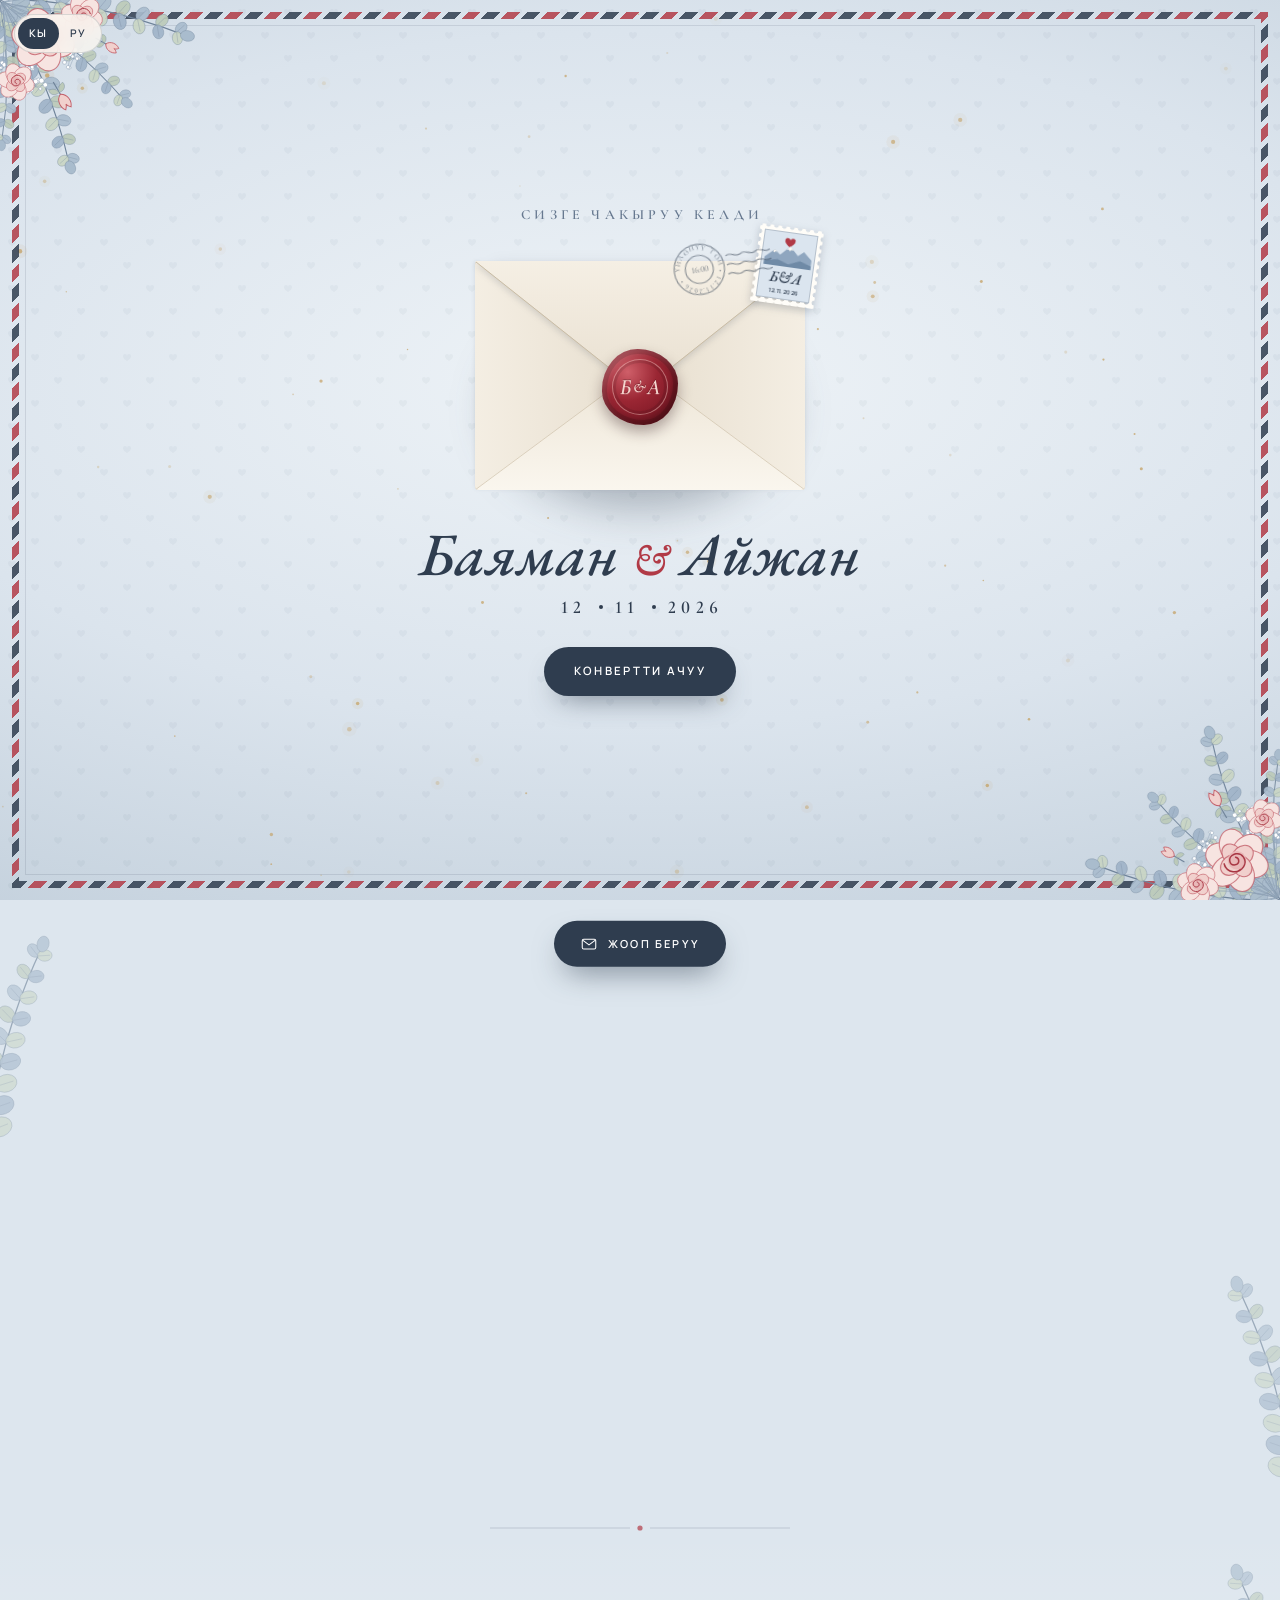
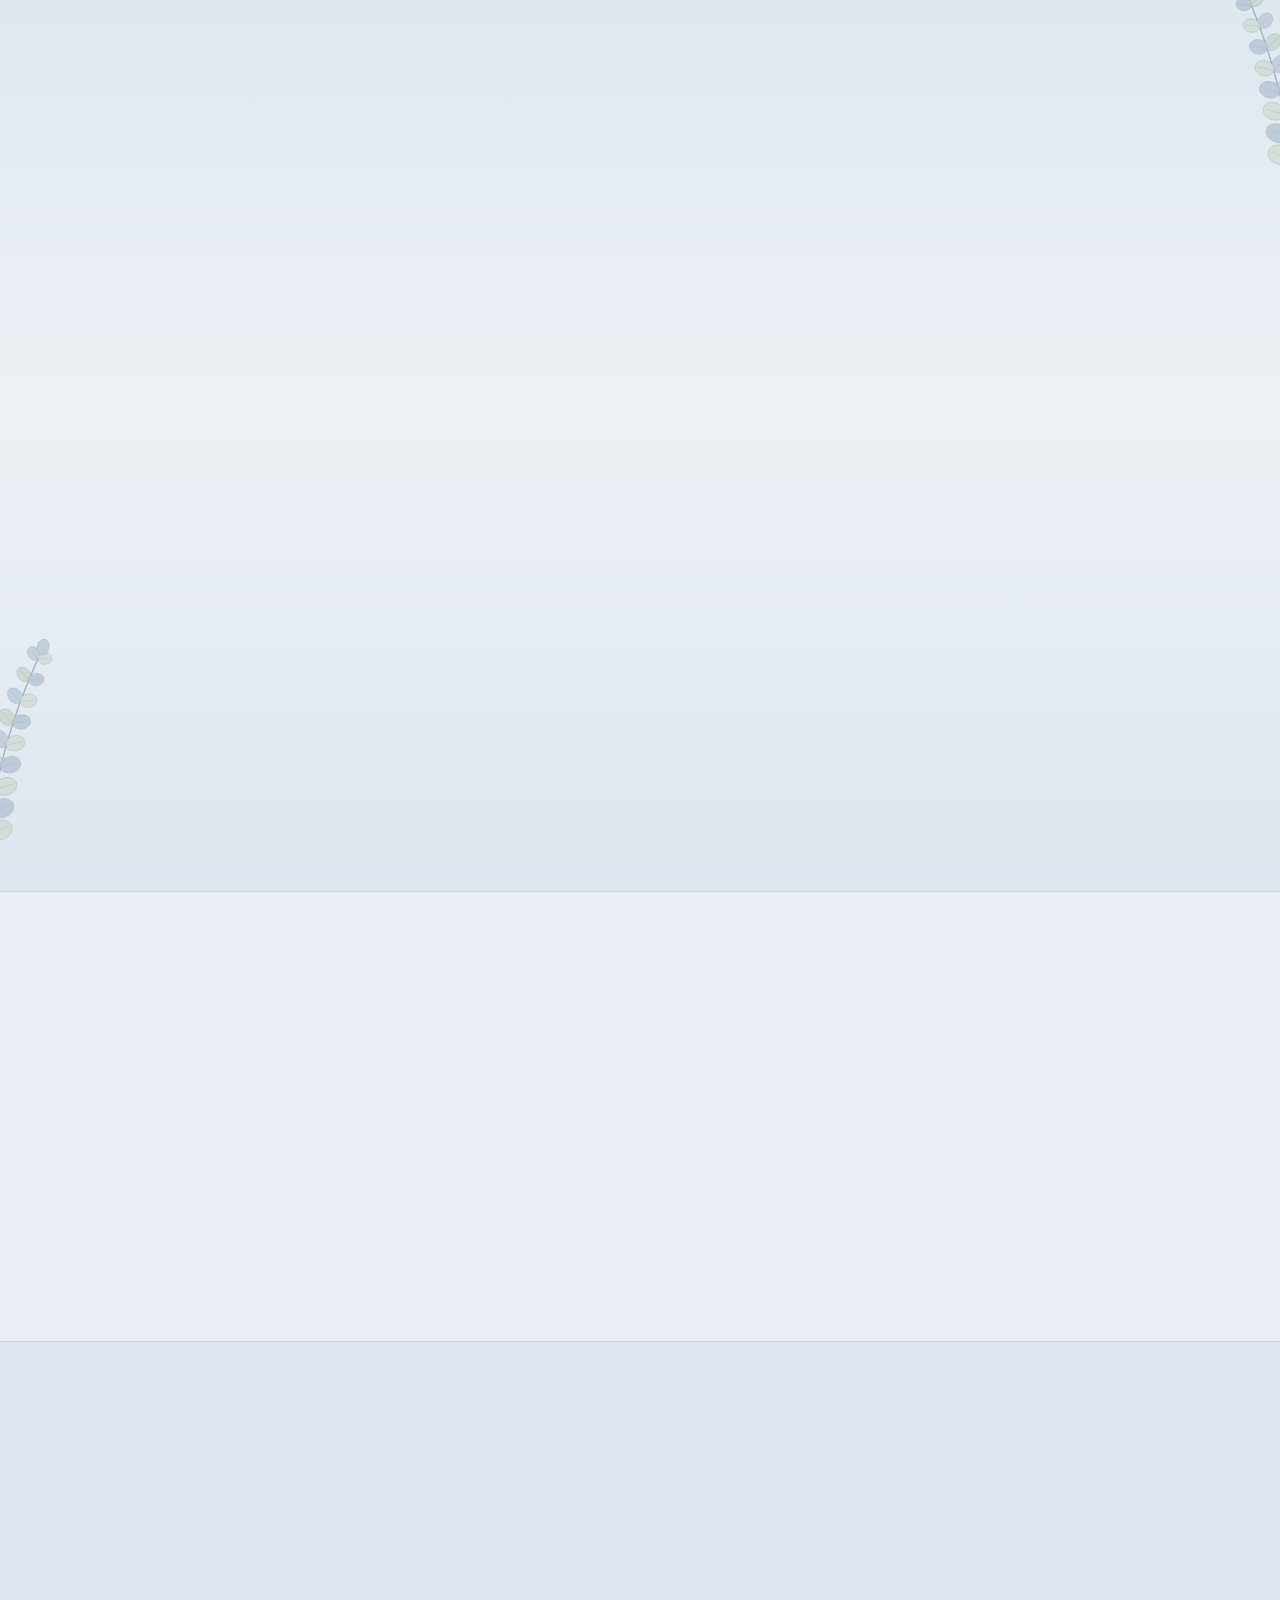
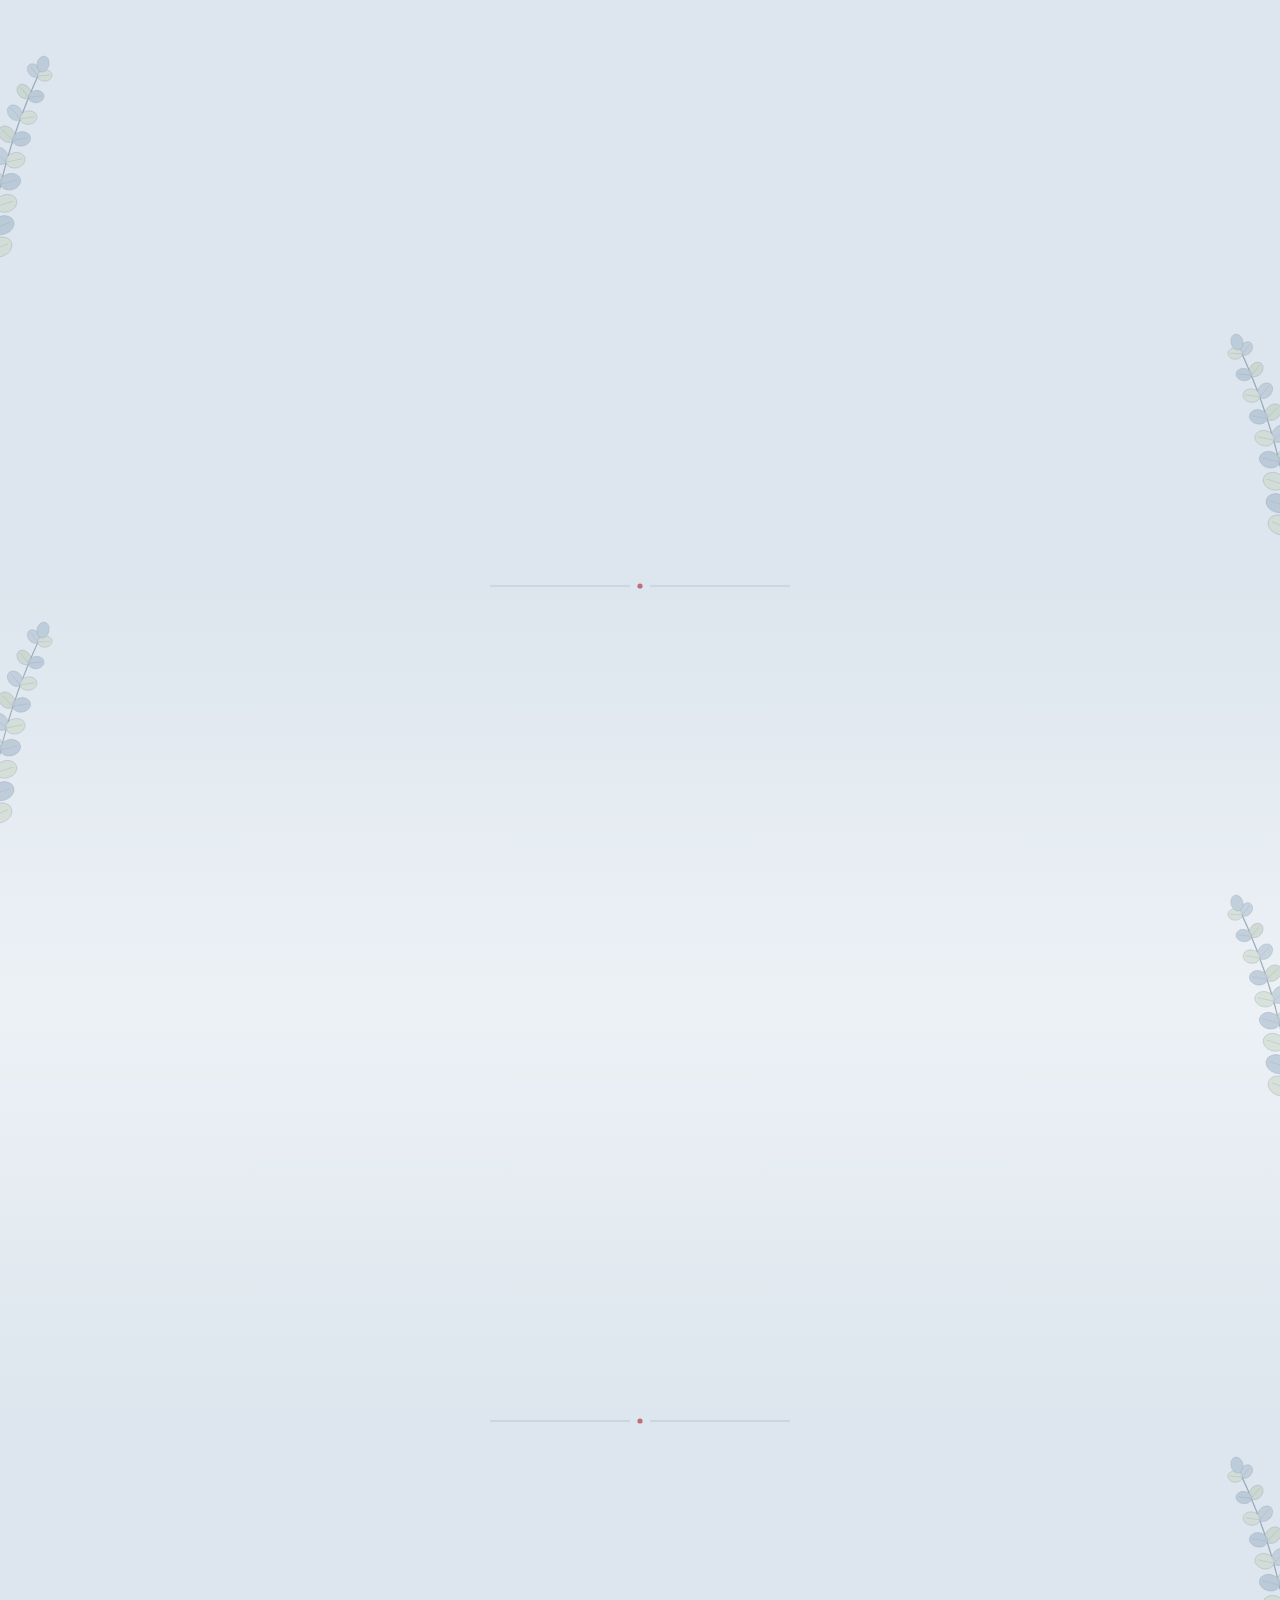
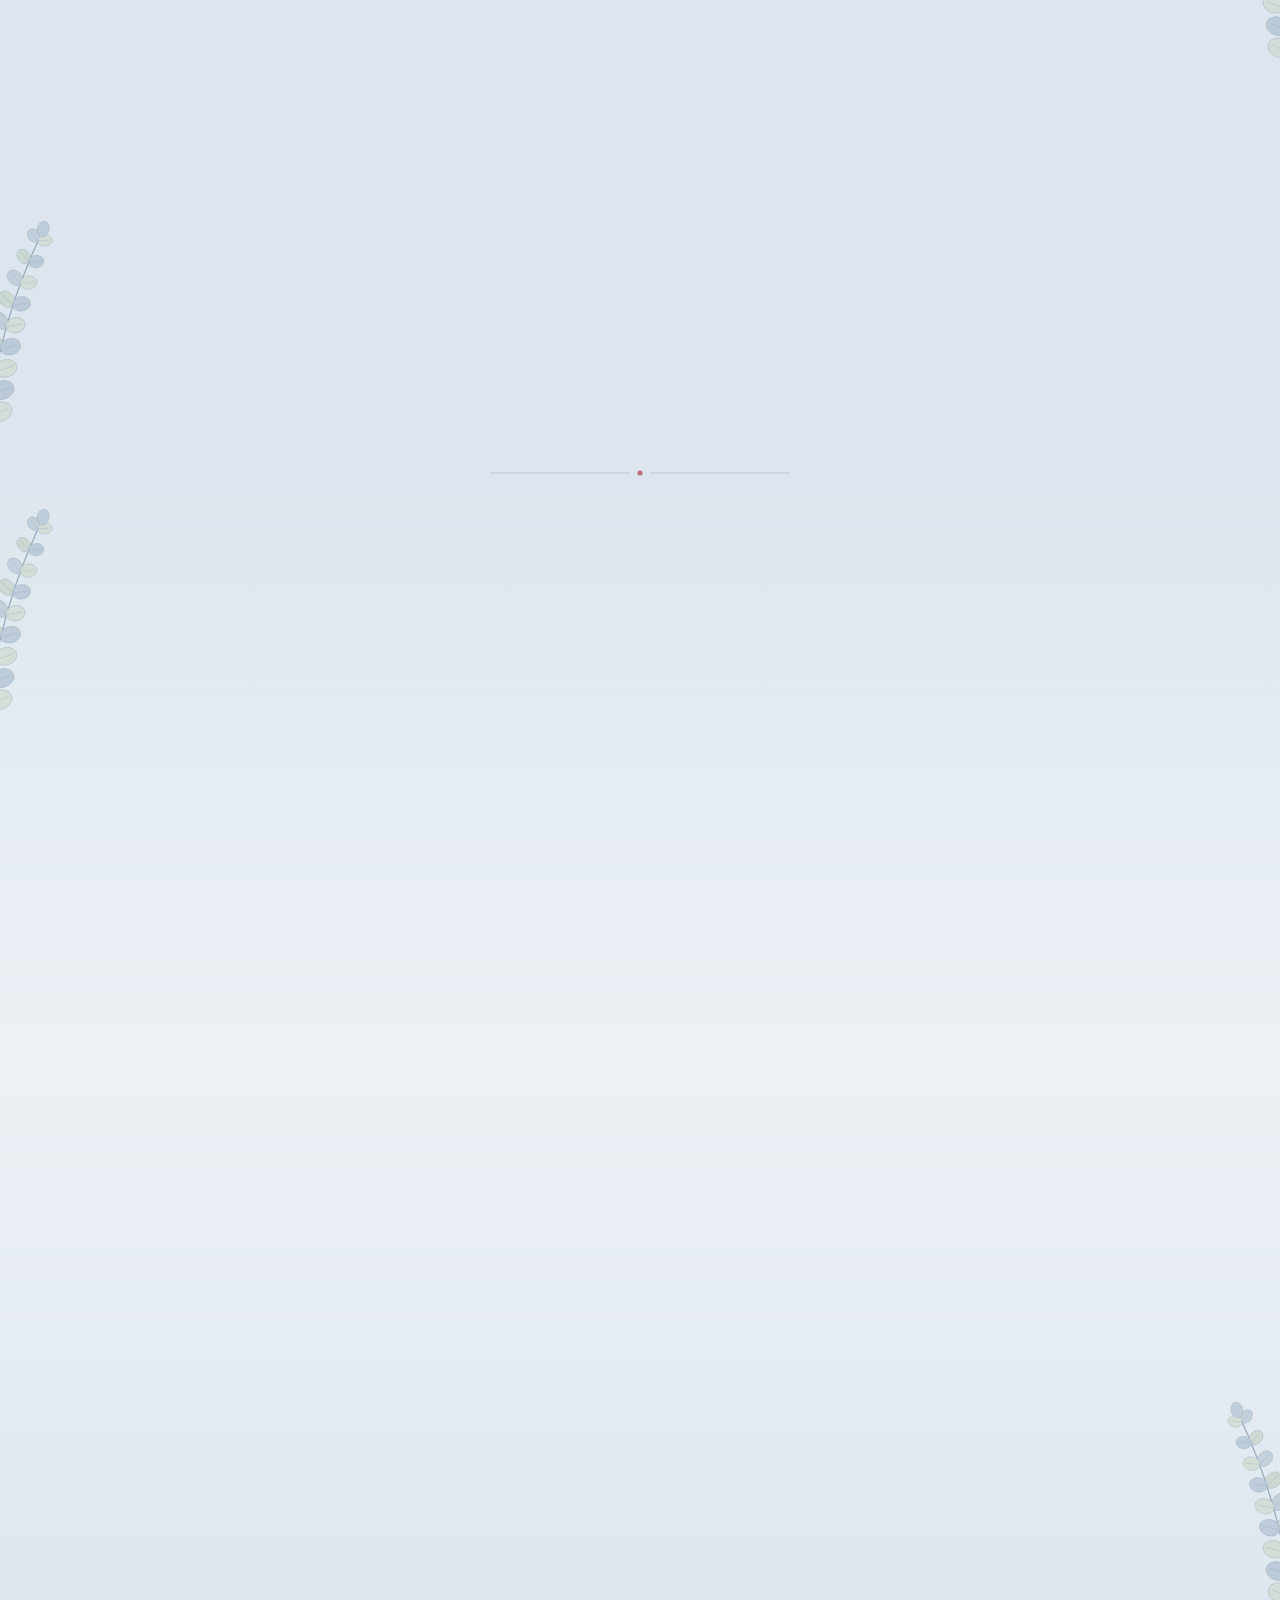
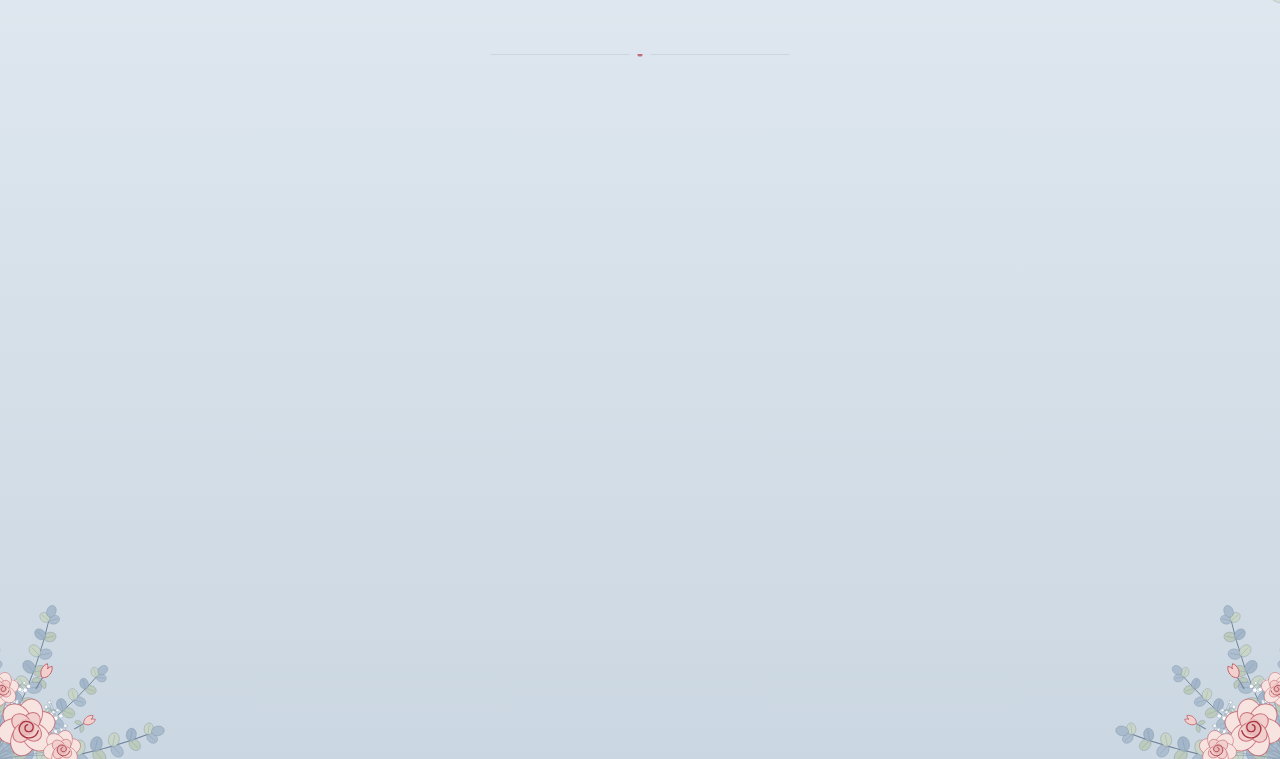
<file: index.html>
<!DOCTYPE html>
<html lang="ky">
<head>
  <meta charset="UTF-8">
  <meta name="viewport" content="width=device-width, initial-scale=1.0, viewport-fit=cover">
  <meta name="theme-color" content="#dde6ee">
  <title>Баяман &amp; Айжан — Үйлөнүү той</title>
  <meta name="description" content="Сиздерди Баяман жана Айжандын үйлөнүү тоюна чакырабыз! 12-ноябрь 2026-жыл, бейшемби, саат 16:00. «Айкол Гранд» рестораны.">
  <meta property="og:title" content="Баяман & Айжан — Үйлөнүү той чакыруусу">
  <meta property="og:description" content="12-ноябрь 2026-жыл, саат 16:00 · «Айкол Гранд» рестораны. Чакырууну ачуу үчүн шилтемени басыңыз.">
  <meta property="og:type" content="website">
  <meta property="og:url" content="https://magamed56.github.io/bayaman-aizhan/">
  <meta property="og:image" content="https://magamed56.github.io/bayaman-aizhan/assets/og.jpg">
  <meta property="og:image:secure_url" content="https://magamed56.github.io/bayaman-aizhan/assets/og.jpg">
  <meta property="og:image:alt" content="Баяман & Айжан — 12.11.2026, «Айкол Гранд» рестораны">
  <meta property="og:site_name" content="Үйлөнүү той">
  <meta property="og:locale" content="ky_KG">
  <meta property="og:image:width" content="1080"><meta property="og:image:height" content="1080"><meta property="og:image:type" content="image/jpeg">
  <meta name="twitter:card" content="summary_large_image">
  <link rel="icon" href="data:image/svg+xml,<svg xmlns='http://www.w3.org/2000/svg' viewBox='0 0 100 100'><text y='.9em' font-size='90'>💌</text></svg>">
  <link rel="preconnect" href="https://fonts.googleapis.com">
  <link rel="preconnect" href="https://fonts.gstatic.com" crossorigin>
  <link href="https://fonts.googleapis.com/css2?family=EB+Garamond:ital,wght@1,500;1,600&family=Cormorant+Garamond:ital,wght@0,400;0,500;0,600;1,400;1,500&family=Manrope:wght@500;600&display=swap" rel="stylesheet">
  <link rel="stylesheet" href="style.css?v=32bf4fa0">
</head>
<body>

  <!-- ===== Оймолор, белгилер / Орнаменты и иконки ===== -->
  <svg width="0" height="0" style="position:absolute" aria-hidden="true">
    <defs>
      <linearGradient id="envF" x1="0" y1="0" x2="0" y2="1"><stop offset="0" stop-color="#f5efe4"/><stop offset="1" stop-color="#e9e0d1"/></linearGradient>
      <pattern id="liner" width="20" height="20" patternUnits="userSpaceOnUse"><rect width="20" height="20" fill="#c5d3e1"/><path d="M10 13.2c-2.3-1.6-3.6-2.8-3.6-4.2a1.8 1.8 0 0 1 3.6-.6 1.8 1.8 0 0 1 3.6.6c0 1.4-1.3 2.6-3.6 4.2z" fill="#fbf8f2" fill-opacity=".55"/></pattern>
      <!-- Сызык жана жүрөк (ар бир бөлүмдүн үстүндө) / Линия с сердечком над разделами -->
      <symbol id="horn" viewBox="0 0 120 30">
        <g fill="none" stroke="currentColor" stroke-linecap="round">
          <path d="M6 16H44M76 16H114" stroke-width="1"/>
          <path d="M60 24c-6-4-9.5-7-9.5-10.6a4.6 4.6 0 0 1 9.5-1.8 4.6 4.6 0 0 1 9.5 1.8C69.5 17 66 20 60 24z" stroke-width="1.3" stroke-linejoin="round"/>
        </g>
        <g fill="currentColor"><circle cx="47" cy="16" r="1.6"/><circle cx="73" cy="16" r="1.6"/></g>
      </symbol>
      <!-- Гүлдөр / Цветы: эвкалипт, роза, бутон, гипсофила, букет и гирлянда (сгенерировано) -->
      <symbol id="sprig" viewBox="-6 -12 72 236" overflow="visible"><path d="M30 218Q12 112 34 4" fill="none" stroke="#6f8399" stroke-width="1.3" stroke-linecap="round"/><ellipse cx="15.8" cy="192.7" rx="12.4" ry="9.7" transform="rotate(-159.5 15.8 192.7)" fill="#a9bccd" fill-opacity=".92" stroke="#6f8399" stroke-width=".7" stroke-opacity=".55"/><path d="M26.8 196.8L7.6 189.6" stroke="#6f8399" stroke-width=".6" stroke-opacity=".5"/><ellipse cx="36.4" cy="189.9" rx="12.4" ry="9.7" transform="rotate(-35.5 36.4 189.9)" fill="#c9d5c3" fill-opacity=".92" stroke="#6f8399" stroke-width=".7" stroke-opacity=".55"/><path d="M26.8 196.8L43.5 184.9" stroke="#6f8399" stroke-width=".6" stroke-opacity=".5"/><ellipse cx="14" cy="169.9" rx="11.8" ry="9.2" transform="rotate(-157.2 14 169.9)" fill="#bccab9" fill-opacity=".92" stroke="#6f8399" stroke-width=".7" stroke-opacity=".55"/><path d="M24.3 174.2L6.4 166.7" stroke="#6f8399" stroke-width=".6" stroke-opacity=".5"/><ellipse cx="33.6" cy="168.1" rx="11.8" ry="9.2" transform="rotate(-33.2 33.6 168.1)" fill="#9fb3c8" fill-opacity=".92" stroke="#6f8399" stroke-width=".7" stroke-opacity=".55"/><path d="M24.3 174.2L40.5 163.6" stroke="#6f8399" stroke-width=".6" stroke-opacity=".5"/><ellipse cx="13.1" cy="147.1" rx="11.1" ry="8.7" transform="rotate(-155 13.1 147.1)" fill="#a9bccd" fill-opacity=".92" stroke="#6f8399" stroke-width=".7" stroke-opacity=".55"/><path d="M22.7 151.6L6 143.8" stroke="#6f8399" stroke-width=".6" stroke-opacity=".5"/><ellipse cx="31.7" cy="146.1" rx="11.1" ry="8.7" transform="rotate(-31 31.7 146.1)" fill="#c9d5c3" fill-opacity=".92" stroke="#6f8399" stroke-width=".7" stroke-opacity=".55"/><path d="M22.7 151.6L38.4 142.1" stroke="#6f8399" stroke-width=".6" stroke-opacity=".5"/><ellipse cx="13.1" cy="124.3" rx="10.5" ry="8.2" transform="rotate(-152.7 13.1 124.3)" fill="#bccab9" fill-opacity=".92" stroke="#6f8399" stroke-width=".7" stroke-opacity=".55"/><path d="M21.9 128.9L6.6 120.9" stroke="#6f8399" stroke-width=".6" stroke-opacity=".5"/><ellipse cx="30.7" cy="124.1" rx="10.5" ry="8.2" transform="rotate(-28.7 30.7 124.1)" fill="#9fb3c8" fill-opacity=".92" stroke="#6f8399" stroke-width=".7" stroke-opacity=".55"/><path d="M21.9 128.9L37.1 120.6" stroke="#6f8399" stroke-width=".6" stroke-opacity=".5"/><ellipse cx="14" cy="101.5" rx="9.8" ry="7.7" transform="rotate(-150.4 14 101.5)" fill="#a9bccd" fill-opacity=".92" stroke="#6f8399" stroke-width=".7" stroke-opacity=".55"/><path d="M22.1 106.1L8 98.1" stroke="#6f8399" stroke-width=".6" stroke-opacity=".5"/><ellipse cx="30.5" cy="102" rx="9.8" ry="7.7" transform="rotate(-26.4 30.5 102)" fill="#c9d5c3" fill-opacity=".92" stroke="#6f8399" stroke-width=".7" stroke-opacity=".55"/><path d="M22.1 106.1L36.7 98.9" stroke="#6f8399" stroke-width=".6" stroke-opacity=".5"/><ellipse cx="15.8" cy="78.8" rx="9.2" ry="7.2" transform="rotate(-148.1 15.8 78.8)" fill="#bccab9" fill-opacity=".92" stroke="#6f8399" stroke-width=".7" stroke-opacity=".55"/><path d="M23.2 83.4L10.3 75.4" stroke="#6f8399" stroke-width=".6" stroke-opacity=".5"/><ellipse cx="31.2" cy="79.8" rx="9.2" ry="7.2" transform="rotate(-24.1 31.2 79.8)" fill="#9fb3c8" fill-opacity=".92" stroke="#6f8399" stroke-width=".7" stroke-opacity=".55"/><path d="M23.2 83.4L37.1 77.2" stroke="#6f8399" stroke-width=".6" stroke-opacity=".5"/><ellipse cx="18.5" cy="56" rx="8.6" ry="6.7" transform="rotate(-145.9 18.5 56)" fill="#a9bccd" fill-opacity=".92" stroke="#6f8399" stroke-width=".7" stroke-opacity=".55"/><path d="M25.2 60.6L13.5 52.6" stroke="#6f8399" stroke-width=".6" stroke-opacity=".5"/><ellipse cx="32.8" cy="57.5" rx="8.6" ry="6.7" transform="rotate(-21.9 32.8 57.5)" fill="#c9d5c3" fill-opacity=".92" stroke="#6f8399" stroke-width=".7" stroke-opacity=".55"/><path d="M25.2 60.6L38.3 55.3" stroke="#6f8399" stroke-width=".6" stroke-opacity=".5"/><ellipse cx="22" cy="33.2" rx="7.9" ry="6.2" transform="rotate(-143.7 22 33.2)" fill="#bccab9" fill-opacity=".92" stroke="#6f8399" stroke-width=".7" stroke-opacity=".55"/><path d="M28.1 37.7L17.5 29.9" stroke="#6f8399" stroke-width=".6" stroke-opacity=".5"/><ellipse cx="35.2" cy="35.2" rx="7.9" ry="6.2" transform="rotate(-19.7 35.2 35.2)" fill="#9fb3c8" fill-opacity=".92" stroke="#6f8399" stroke-width=".7" stroke-opacity=".55"/><path d="M28.1 37.7L40.4 33.3" stroke="#6f8399" stroke-width=".6" stroke-opacity=".5"/><ellipse cx="26.5" cy="10.5" rx="7.3" ry="5.7" transform="rotate(-141.5 26.5 10.5)" fill="#a9bccd" fill-opacity=".92" stroke="#6f8399" stroke-width=".7" stroke-opacity=".55"/><path d="M31.9 14.8L22.5 7.3" stroke="#6f8399" stroke-width=".6" stroke-opacity=".5"/><ellipse cx="38.5" cy="12.7" rx="7.3" ry="5.7" transform="rotate(-17.5 38.5 12.7)" fill="#c9d5c3" fill-opacity=".92" stroke="#6f8399" stroke-width=".7" stroke-opacity=".55"/><path d="M31.9 14.8L43.4 11.2" stroke="#6f8399" stroke-width=".6" stroke-opacity=".5"/><ellipse cx="34" cy="2" rx="6" ry="8" fill="#a9bccd" stroke="#6f8399" stroke-width=".7" stroke-opacity=".55"/></symbol>
      <symbol id="rose" viewBox="-30 -30 60 60" overflow="visible"><ellipse cx="11.6" cy="3.1" rx="14" ry="11" transform="rotate(15 11.6 3.1)" fill="#f7e4e1" stroke="#c25b66" stroke-width=".9" stroke-opacity=".75"/><ellipse cx="3.1" cy="11.6" rx="14" ry="11" transform="rotate(75 3.1 11.6)" fill="#f7e4e1" stroke="#c25b66" stroke-width=".9" stroke-opacity=".75"/><ellipse cx="-8.5" cy="8.5" rx="14" ry="11" transform="rotate(135 -8.5 8.5)" fill="#f7e4e1" stroke="#c25b66" stroke-width=".9" stroke-opacity=".75"/><ellipse cx="-11.6" cy="-3.1" rx="14" ry="11" transform="rotate(195 -11.6 -3.1)" fill="#f7e4e1" stroke="#c25b66" stroke-width=".9" stroke-opacity=".75"/><ellipse cx="-3.1" cy="-11.6" rx="14" ry="11" transform="rotate(255 -3.1 -11.6)" fill="#f7e4e1" stroke="#c25b66" stroke-width=".9" stroke-opacity=".75"/><ellipse cx="8.5" cy="-8.5" rx="14" ry="11" transform="rotate(315 8.5 -8.5)" fill="#f7e4e1" stroke="#c25b66" stroke-width=".9" stroke-opacity=".75"/><ellipse cx="3.9" cy="4.6" rx="9.5" ry="7.5" transform="rotate(50 3.9 4.6)" fill="#f1d0cd" stroke="#c25b66" stroke-width=".9" stroke-opacity=".8"/><ellipse cx="-4.6" cy="3.9" rx="9.5" ry="7.5" transform="rotate(140 -4.6 3.9)" fill="#f1d0cd" stroke="#c25b66" stroke-width=".9" stroke-opacity=".8"/><ellipse cx="-3.9" cy="-4.6" rx="9.5" ry="7.5" transform="rotate(230 -3.9 -4.6)" fill="#f1d0cd" stroke="#c25b66" stroke-width=".9" stroke-opacity=".8"/><ellipse cx="4.6" cy="-3.9" rx="9.5" ry="7.5" transform="rotate(320 4.6 -3.9)" fill="#f1d0cd" stroke="#c25b66" stroke-width=".9" stroke-opacity=".8"/><circle r="7.5" fill="#e9b9b9"/><path d="M1 2.5c-3.2-.6-3.6-5.6.4-6.2 5-.6 6.6 6.4.8 8.6-6.6 2.4-11-5-7.6-10.2 4-6 13.6-5.4 15.8 2.4" fill="none" stroke="#a83542" stroke-width="1.2" stroke-linecap="round"/></symbol>
      <symbol id="bud" viewBox="-12 -20 24 40" overflow="visible"><path d="M0 18V2" stroke="#6f8399" stroke-width="1.2"/><path d="M0 6c-6-1-9 3-8 7 4 0 7-2 8-7zM0 6c6-1 9 3 8 7-4 0-7-2-8-7z" fill="#bccab9" stroke="#6f8399" stroke-width=".6" stroke-opacity=".6"/><path d="M0 4c-6-3-7-11-3-16 2 2 3 3 3 5 0-2 1-3 3-5 4 5 3 13-3 16z" fill="#f1d0cd" stroke="#c25b66" stroke-width=".9"/></symbol>
      <symbol id="gyps" viewBox="0 0 80 120" overflow="visible"><path d="M40 118Q12.6 84.9 -35.1 57.7" fill="none" stroke="#8fa2b6" stroke-width=".8"/><path d="M-35.1 57.7L-43 47.9" stroke="#8fa2b6" stroke-width=".5"/><circle cx="-43" cy="47.9" r="2.2" fill="#fff" stroke="#9aabbd" stroke-width=".7"/><path d="M-35.1 57.7L-40.1 63.1" stroke="#8fa2b6" stroke-width=".5"/><circle cx="-40.1" cy="63.1" r="2.6" fill="#fff" stroke="#9aabbd" stroke-width=".7"/><path d="M-35.1 57.7L-32.9 58.3" stroke="#8fa2b6" stroke-width=".5"/><circle cx="-32.9" cy="58.3" r="2.6" fill="#fff" stroke="#9aabbd" stroke-width=".7"/><path d="M-35.1 57.7L-42.9 56.1" stroke="#8fa2b6" stroke-width=".5"/><circle cx="-42.9" cy="56.1" r="2" fill="#fff" stroke="#9aabbd" stroke-width=".7"/><path d="M-35.1 57.7L-26.2 48.8" stroke="#8fa2b6" stroke-width=".5"/><circle cx="-26.2" cy="48.8" r="2.8" fill="#fff" stroke="#9aabbd" stroke-width=".7"/><path d="M-35.1 57.7L-44.5 60.8" stroke="#8fa2b6" stroke-width=".5"/><circle cx="-44.5" cy="60.8" r="2.2" fill="#fff" stroke="#9aabbd" stroke-width=".7"/><path d="M40 118Q8.5 71.3 -19.4 33" fill="none" stroke="#8fa2b6" stroke-width=".8"/><path d="M-19.4 33L-29.1 40.4" stroke="#8fa2b6" stroke-width=".5"/><circle cx="-29.1" cy="40.4" r="2.4" fill="#fff" stroke="#9aabbd" stroke-width=".7"/><path d="M-19.4 33L-28.4 41.8" stroke="#8fa2b6" stroke-width=".5"/><circle cx="-28.4" cy="41.8" r="2.9" fill="#fff" stroke="#9aabbd" stroke-width=".7"/><path d="M-19.4 33L-27.9 31.1" stroke="#8fa2b6" stroke-width=".5"/><circle cx="-27.9" cy="31.1" r="2" fill="#fff" stroke="#9aabbd" stroke-width=".7"/><path d="M-19.4 33L-23.5 34.8" stroke="#8fa2b6" stroke-width=".5"/><circle cx="-23.5" cy="34.8" r="2" fill="#fff" stroke="#9aabbd" stroke-width=".7"/><path d="M-19.4 33L-15.1 24" stroke="#8fa2b6" stroke-width=".5"/><circle cx="-15.1" cy="24" r="2" fill="#fff" stroke="#9aabbd" stroke-width=".7"/><path d="M-19.4 33L-12.5 30.6" stroke="#8fa2b6" stroke-width=".5"/><circle cx="-12.5" cy="30.6" r="2.3" fill="#fff" stroke="#9aabbd" stroke-width=".7"/><path d="M40 118Q28.3 70.9 15.4 32.4" fill="none" stroke="#8fa2b6" stroke-width=".8"/><path d="M15.4 32.4L5.1 36.2" stroke="#8fa2b6" stroke-width=".5"/><circle cx="5.1" cy="36.2" r="3" fill="#fff" stroke="#9aabbd" stroke-width=".7"/><path d="M15.4 32.4L25.9 35" stroke="#8fa2b6" stroke-width=".5"/><circle cx="25.9" cy="35" r="2.2" fill="#fff" stroke="#9aabbd" stroke-width=".7"/><path d="M15.4 32.4L12.4 35.5" stroke="#8fa2b6" stroke-width=".5"/><circle cx="12.4" cy="35.5" r="2.6" fill="#fff" stroke="#9aabbd" stroke-width=".7"/><path d="M15.4 32.4L6.9 26.9" stroke="#8fa2b6" stroke-width=".5"/><circle cx="6.9" cy="26.9" r="2.2" fill="#fff" stroke="#9aabbd" stroke-width=".7"/><path d="M15.4 32.4L15.6 37.8" stroke="#8fa2b6" stroke-width=".5"/><circle cx="15.6" cy="37.8" r="2.4" fill="#fff" stroke="#9aabbd" stroke-width=".7"/><path d="M15.4 32.4L5 38" stroke="#8fa2b6" stroke-width=".5"/><circle cx="5" cy="38" r="2.3" fill="#fff" stroke="#9aabbd" stroke-width=".7"/><path d="M40 118Q38.9 74.6 40.3 39.1" fill="none" stroke="#8fa2b6" stroke-width=".8"/><path d="M40.3 39.1L37.8 43.8" stroke="#8fa2b6" stroke-width=".5"/><circle cx="37.8" cy="43.8" r="1.9" fill="#fff" stroke="#9aabbd" stroke-width=".7"/><path d="M40.3 39.1L41.4 32.5" stroke="#8fa2b6" stroke-width=".5"/><circle cx="41.4" cy="32.5" r="2.6" fill="#fff" stroke="#9aabbd" stroke-width=".7"/><path d="M40.3 39.1L30.1 34.4" stroke="#8fa2b6" stroke-width=".5"/><circle cx="30.1" cy="34.4" r="2.2" fill="#fff" stroke="#9aabbd" stroke-width=".7"/><path d="M40.3 39.1L43.3 30.1" stroke="#8fa2b6" stroke-width=".5"/><circle cx="43.3" cy="30.1" r="2.4" fill="#fff" stroke="#9aabbd" stroke-width=".7"/><path d="M40.3 39.1L33.9 34.5" stroke="#8fa2b6" stroke-width=".5"/><circle cx="33.9" cy="34.5" r="2.4" fill="#fff" stroke="#9aabbd" stroke-width=".7"/><path d="M40.3 39.1L50.4 38.3" stroke="#8fa2b6" stroke-width=".5"/><circle cx="50.4" cy="38.3" r="2.9" fill="#fff" stroke="#9aabbd" stroke-width=".7"/><path d="M40 118Q47.9 60.8 65.3 14.1" fill="none" stroke="#8fa2b6" stroke-width=".8"/><path d="M65.3 14.1L58.5 18.3" stroke="#8fa2b6" stroke-width=".5"/><circle cx="58.5" cy="18.3" r="2.9" fill="#fff" stroke="#9aabbd" stroke-width=".7"/><path d="M65.3 14.1L54.4 9.2" stroke="#8fa2b6" stroke-width=".5"/><circle cx="54.4" cy="9.2" r="2.7" fill="#fff" stroke="#9aabbd" stroke-width=".7"/><path d="M65.3 14.1L61.8 8.7" stroke="#8fa2b6" stroke-width=".5"/><circle cx="61.8" cy="8.7" r="1.8" fill="#fff" stroke="#9aabbd" stroke-width=".7"/><path d="M65.3 14.1L55.2 15.8" stroke="#8fa2b6" stroke-width=".5"/><circle cx="55.2" cy="15.8" r="3" fill="#fff" stroke="#9aabbd" stroke-width=".7"/><path d="M65.3 14.1L76.3 13.6" stroke="#8fa2b6" stroke-width=".5"/><circle cx="76.3" cy="13.6" r="1.8" fill="#fff" stroke="#9aabbd" stroke-width=".7"/><path d="M65.3 14.1L61.4 19" stroke="#8fa2b6" stroke-width=".5"/><circle cx="61.4" cy="19" r="2.8" fill="#fff" stroke="#9aabbd" stroke-width=".7"/><path d="M40 118Q58.8 82.5 85.9 53.5" fill="none" stroke="#8fa2b6" stroke-width=".8"/><path d="M85.9 53.5L85.4 55.4" stroke="#8fa2b6" stroke-width=".5"/><circle cx="85.4" cy="55.4" r="2.1" fill="#fff" stroke="#9aabbd" stroke-width=".7"/><path d="M85.9 53.5L95.7 60.4" stroke="#8fa2b6" stroke-width=".5"/><circle cx="95.7" cy="60.4" r="2" fill="#fff" stroke="#9aabbd" stroke-width=".7"/><path d="M85.9 53.5L81.3 60" stroke="#8fa2b6" stroke-width=".5"/><circle cx="81.3" cy="60" r="2.1" fill="#fff" stroke="#9aabbd" stroke-width=".7"/><path d="M85.9 53.5L95.6 53.2" stroke="#8fa2b6" stroke-width=".5"/><circle cx="95.6" cy="53.2" r="2.6" fill="#fff" stroke="#9aabbd" stroke-width=".7"/><path d="M85.9 53.5L90.4 47.5" stroke="#8fa2b6" stroke-width=".5"/><circle cx="90.4" cy="47.5" r="2.1" fill="#fff" stroke="#9aabbd" stroke-width=".7"/><path d="M85.9 53.5L80.5 56.4" stroke="#8fa2b6" stroke-width=".5"/><circle cx="80.5" cy="56.4" r="2.6" fill="#fff" stroke="#9aabbd" stroke-width=".7"/><path d="M40 118Q69.7 78.7 117.5 46.5" fill="none" stroke="#8fa2b6" stroke-width=".8"/><path d="M117.5 46.5L111.8 44.8" stroke="#8fa2b6" stroke-width=".5"/><circle cx="111.8" cy="44.8" r="3" fill="#fff" stroke="#9aabbd" stroke-width=".7"/><path d="M117.5 46.5L118.8 48.4" stroke="#8fa2b6" stroke-width=".5"/><circle cx="118.8" cy="48.4" r="2.9" fill="#fff" stroke="#9aabbd" stroke-width=".7"/><path d="M117.5 46.5L127.7 51" stroke="#8fa2b6" stroke-width=".5"/><circle cx="127.7" cy="51" r="2.3" fill="#fff" stroke="#9aabbd" stroke-width=".7"/><path d="M117.5 46.5L119.5 53.6" stroke="#8fa2b6" stroke-width=".5"/><circle cx="119.5" cy="53.6" r="2.7" fill="#fff" stroke="#9aabbd" stroke-width=".7"/><path d="M117.5 46.5L119.3 43.1" stroke="#8fa2b6" stroke-width=".5"/><circle cx="119.3" cy="43.1" r="2.2" fill="#fff" stroke="#9aabbd" stroke-width=".7"/><path d="M117.5 46.5L122.7 47.2" stroke="#8fa2b6" stroke-width=".5"/><circle cx="122.7" cy="47.2" r="1.8" fill="#fff" stroke="#9aabbd" stroke-width=".7"/></symbol>
      <symbol id="bouquet" viewBox="0 0 260 260" overflow="visible"><use href="#sprig" width="72" height="236" transform="translate(6 6) rotate(100) scale(1.05) translate(-36 -230)"/><use href="#sprig" width="72" height="236" transform="translate(6 6) rotate(128) scale(0.9) translate(-36 -230)"/><use href="#sprig" width="72" height="236" transform="translate(6 6) rotate(156) scale(1.0) translate(-36 -230)"/><use href="#sprig" width="72" height="236" transform="translate(6 6) rotate(178) scale(0.8) translate(-36 -230)"/><use href="#gyps" width="80" height="120" transform="translate(10 10) rotate(115) scale(1.0) translate(-40 -118)"/><use href="#gyps" width="80" height="120" transform="translate(10 10) rotate(145) scale(1.0) translate(-40 -118)"/><use href="#gyps" width="80" height="120" transform="translate(10 10) rotate(165) scale(1.0) translate(-40 -118)"/><use href="#bud" width="24" height="40" transform="translate(70 104) rotate(150) scale(1.2) translate(-12 -38)"/><use href="#bud" width="24" height="40" transform="translate(120 52) rotate(120) scale(1.0) translate(-12 -38)"/><use href="#rose" width="60" height="60" transform="translate(58 54) scale(1.45) translate(-30 -30)"/><use href="#rose" width="60" height="60" transform="translate(104 26) scale(.95) translate(-30 -30)"/><use href="#rose" width="60" height="60" transform="translate(26 104) scale(.85) translate(-30 -30)"/></symbol>
      <symbol id="garland" viewBox="-10 -10 320 120" overflow="visible"><use href="#sprig" width="72" height="236" transform="translate(142 50) rotate(278) scale(0.78) translate(-36 -230)"/><use href="#sprig" width="72" height="236" transform="translate(142 50) rotate(260) scale(0.663) translate(-36 -230)"/><use href="#bud" width="24" height="40" transform="translate(98 40) rotate(-70) scale(1.0) translate(-12 -38)"/><use href="#sprig" width="72" height="236" transform="translate(158 50) rotate(82) scale(0.78) translate(-36 -230)"/><use href="#sprig" width="72" height="236" transform="translate(158 50) rotate(100) scale(0.663) translate(-36 -230)"/><use href="#bud" width="24" height="40" transform="translate(202 40) rotate(70) scale(1.0) translate(-12 -38)"/><use href="#rose" width="60" height="60" transform="translate(150 48) scale(1.25) translate(-30 -30)"/><use href="#rose" width="60" height="60" transform="translate(122 58) scale(.8) translate(-30 -30)"/><use href="#rose" width="60" height="60" transform="translate(178 58) scale(.8) translate(-30 -30)"/></symbol>
      <symbol id="i-clock" viewBox="0 0 24 24"><g fill="none" stroke="currentColor" stroke-width="1.4" stroke-linecap="round" stroke-linejoin="round"><circle cx="12" cy="12" r="9"/><path d="M12 7v5l3.2 2"/></g></symbol>
      <symbol id="i-flower" viewBox="0 0 24 24"><g fill="none" stroke="currentColor" stroke-width="1.3" stroke-linecap="round"><ellipse cx="12" cy="4.6" rx="2.9" ry="3.9"/><ellipse cx="12" cy="4.6" rx="2.9" ry="3.9" transform="rotate(72 12 10)"/><ellipse cx="12" cy="4.6" rx="2.9" ry="3.9" transform="rotate(144 12 10)"/><ellipse cx="12" cy="4.6" rx="2.9" ry="3.9" transform="rotate(216 12 10)"/><ellipse cx="12" cy="4.6" rx="2.9" ry="3.9" transform="rotate(288 12 10)"/><circle cx="12" cy="10" r="1.8"/><path d="M12 17v6M12 20.5c1.5-1.8 3.2-2.2 4.5-1.8"/></g></symbol>
      <symbol id="i-camera" viewBox="0 0 24 24"><g fill="none" stroke="currentColor" stroke-width="1.4" stroke-linecap="round" stroke-linejoin="round"><rect x="3" y="7" width="18" height="13" rx="3"/><path d="M8.5 7l1.4-2.5h4.2L15.5 7"/><circle cx="12" cy="13.5" r="3.6"/></g></symbol>
      <symbol id="i-heart" viewBox="0 0 24 24"><path fill="none" stroke="currentColor" stroke-width="1.4" stroke-linejoin="round" d="M12 20s-7.5-4.6-7.5-10.2A4.2 4.2 0 0 1 12 7.4a4.2 4.2 0 0 1 7.5 2.4C19.5 15.4 12 20 12 20z"/></symbol>
      <symbol id="i-rings" viewBox="0 0 24 24"><g fill="none" stroke="currentColor" stroke-width="1.4"><circle cx="9" cy="14" r="5.5"/><circle cx="15" cy="14" r="5.5"/><path d="M7.5 5.5 9 3.5l1.5 2" stroke-linejoin="round"/></g></symbol>
      <symbol id="i-letter" viewBox="0 0 24 24"><g fill="none" stroke="currentColor" stroke-width="1.4" stroke-linejoin="round"><rect x="3" y="6" width="18" height="13" rx="2"/><path d="M3.5 7l8.5 6.5L20.5 7"/></g></symbol>
      <symbol id="i-gift" viewBox="0 0 24 24"><g fill="none" stroke="currentColor" stroke-width="1.4" stroke-linejoin="round"><rect x="4" y="10" width="16" height="10" rx="1"/><rect x="3" y="7" width="18" height="3" rx="1"/><path d="M12 7v13M12 7c-1.5-3.5-6-3.5-5 0M12 7c1.5-3.5 6-3.5 5 0"/></g></symbol>
      <symbol id="i-music" viewBox="0 0 24 24"><g fill="none" stroke="currentColor" stroke-width="1.4" stroke-linecap="round"><path d="M9 18V6l10-2v12"/><circle cx="7" cy="18" r="2"/><circle cx="17" cy="16" r="2"/></g></symbol>
      <symbol id="i-dress" viewBox="0 0 24 24"><path fill="none" stroke="currentColor" stroke-width="1.4" stroke-linejoin="round" d="M9.5 3h5l-1 4.5L18 20.5H6l4.5-13z"/></symbol>
      <symbol id="i-pin" viewBox="0 0 24 24"><g fill="none" stroke="currentColor" stroke-width="1.4" stroke-linejoin="round"><path d="M12 21s-7-6.2-7-11a7 7 0 0 1 14 0c0 4.8-7 11-7 11z"/><circle cx="12" cy="10" r="2.5"/></g></symbol>
      <symbol id="i-cal" viewBox="0 0 24 24"><g fill="none" stroke="currentColor" stroke-width="1.4" stroke-linecap="round"><rect x="3" y="5" width="18" height="16" rx="2"/><path d="M3 10h18M8 3v4M16 3v4"/></g></symbol>
      <symbol id="i-quote" viewBox="0 0 48 36"><path fill="currentColor" d="M8 36C3 36 0 32 0 26 0 15 7 5 18 0l2 4C13 8 10 13 10 18c1 0 2-1 4-1 5 0 9 4 9 9s-4 10-15 10zm26 0c-5 0-8-4-8-10C26 15 33 5 44 0l2 4c-7 4-10 9-10 14 1 0 2-1 4-1 5 0 9 4 9 9s-4 10-15 10z"/></symbol>
      <symbol id="i-send" viewBox="0 0 24 24"><path fill="none" stroke="currentColor" stroke-width="1.4" stroke-linejoin="round" d="M21 3 10 14M21 3l-7 18-4-7-7-4z"/></symbol>
      <symbol id="i-down" viewBox="0 0 24 24"><path fill="none" stroke="currentColor" stroke-width="1.6" stroke-linecap="round" stroke-linejoin="round" d="M6 9.5l6 6 6-6"/></symbol>
      <symbol id="i-eye" viewBox="0 0 24 24"><g fill="none" stroke="currentColor" stroke-width="1.4"><path d="M2.5 12S6 5.8 12 5.8 21.5 12 21.5 12 18 18.2 12 18.2 2.5 12 2.5 12z"/><circle cx="12" cy="12" r="3"/></g></symbol>
    </defs>
  </svg>

  <!-- ===== Мукаба: мөөр басылган конверт / Обложка: конверт с сургучной печатью ===== -->
  <div id="intro" class="intro" data-unlock="1750" data-hide="2450">
    <canvas id="dust" class="intro__dust" aria-hidden="true"></canvas>
    <div class="intro__frame" aria-hidden="true"></div>
    <svg class="bq bq--tl" aria-hidden="true"><use href="#bouquet"/></svg>
    <svg class="bq bq--br" aria-hidden="true"><use href="#bouquet"/></svg>
    <div class="intro__content">
      <div class="intro__head">
        <p class="intro__guest" id="intro-guest" hidden></p>
        <p class="intro__kicker" data-i18n="envKicker">Сизге чакыруу келди</p>
      </div>
      <div class="env-wrap">
      <span class="stamp" aria-hidden="true"><span class="stamp__in"><svg viewBox="0 0 50 34"><path d="M25 13c-3.4-2.4-5.4-4.2-5.4-6.3a2.7 2.7 0 0 1 5.4-1 2.7 2.7 0 0 1 5.4 1c0 2.1-2 3.9-5.4 6.3z" fill="#b13a46"/><path d="M0 34V26L10 17L16 22L26 12L35 21L41 16L50 24V34Z" fill="#8fa6bf"/><path d="M26 12L30 16L27.5 15.4L26 17L24.3 15.3L22.4 16Z M10 17L13 19.6L10.8 19.2L9.6 20.4L8.2 19Z" fill="#fbf8f2"/><path d="M0 34V30L14 27L26 31L38 26L50 30V34Z" fill="#6f8aa6"/></svg><b>Б&amp;А</b><small>12.11.2026</small></span></span>
      <svg class="postmark" viewBox="0 0 120 64" aria-hidden="true"><defs><path id="pma" d="M30 32m-21 0a21 21 0 1 1 42 0a21 21 0 1 1-42 0"/></defs><g fill="none" stroke="#2f3d4f" stroke-width="1.3"><circle cx="30" cy="32" r="27"/><circle cx="30" cy="32" r="15"/><path d="M60 22c6-4 10 4 16 0s10 4 16 0 10 4 16 0M60 32c6-4 10 4 16 0s10 4 16 0 10 4 16 0M60 42c6-4 10 4 16 0s10 4 16 0 10 4 16 0"/></g><text font-family="Cormorant Garamond, serif" font-size="7.6" font-weight="600" letter-spacing="1.2" fill="#2f3d4f"><textPath href="#pma">ҮЙЛӨНҮҮ ТОЙ • 12.11.2026 •</textPath></text><text x="30" y="35" text-anchor="middle" font-family="Cormorant Garamond, serif" font-size="9.5" font-weight="600" fill="#2f3d4f">16:00</text></svg>
      <button id="open-btn" class="env" type="button" aria-label="Конвертти ачуу">
        <span class="env__back" aria-hidden="true"></span>
        <span class="env__card" aria-hidden="true">
          <svg class="env__card-orn"><use href="#horn"/></svg>
          <span class="env__card-names"><span data-cfg="groom">Баяман</span><i>&amp;</i><span data-cfg="bride">Айжан</span></span>
          <span class="env__card-date" data-cfg="dateShort">12.11.2026</span>
        </span>
        <svg class="env__front" viewBox="0 0 340 236" preserveAspectRatio="none" aria-hidden="true">
          <defs>
            <linearGradient id="envL" x1="0" x2="1"><stop offset="0" stop-color="#f4eee3"/><stop offset="1" stop-color="#e7dece"/></linearGradient>
            <linearGradient id="envR" x1="1" x2="0"><stop offset="0" stop-color="#f4eee3"/><stop offset="1" stop-color="#e7dece"/></linearGradient>
            <linearGradient id="envB" x1="0" y1="1" x2="0" y2="0"><stop offset="0" stop-color="#faf6ee"/><stop offset="1" stop-color="#ede5d6"/></linearGradient>
          </defs>
          <path d="M0 0 L176 128 L0 236 Z" fill="url(#envL)"/>
          <path d="M340 0 L164 128 L340 236 Z" fill="url(#envR)"/>
          <path d="M0 236 L170 110 L340 236 Z" fill="url(#envB)"/>
          <path d="M0 236 L170 110 L340 236" fill="none" stroke="#c9bba3" stroke-opacity=".6" stroke-width="1"/>
        </svg>
        <span class="env__flap" aria-hidden="true">
          <svg class="env__flap-out" viewBox="0 0 340 136" preserveAspectRatio="none"><path d="M0 0 H340 L178 129 Q170 135 162 129 Z" fill="url(#envF)"/><path d="M1 1 L162 129 Q170 135 178 129 L339 1" fill="none" stroke="#c9bba3" stroke-width="1"/></svg>
          <svg class="env__flap-in" viewBox="0 0 340 136" preserveAspectRatio="none"><path d="M0 136 H340 L170 0 Z" fill="url(#liner)"/><path d="M14 136 L170 11 L326 136" fill="none" stroke="#fbf8f2" stroke-opacity=".7" stroke-width="1"/></svg>
        </span>
        <span class="seal__disc env__seal" aria-hidden="true"><span class="env__seal-ring"><span data-cfg="groomInitial">Б</span><b>&amp;</b><span data-cfg="brideInitial">А</span></span></span>
      </button>
      </div>
      <div class="intro__foot">
        <p class="intro__names"><span data-cfg="groom">Баяман</span><i>&amp;</i><span data-cfg="bride">Айжан</span></p>
        <p class="intro__date"><span data-cfg="dateDay">12</span><b></b><span data-cfg="dateMonth">11</span><b></b><span data-cfg="dateYear">2026</span></p>
        <p class="intro__btn"><span data-i18n="envOpen">Конвертти ачуу</span></p>
      </div>
    </div>
  </div>

  <div class="lang" id="lang" role="group" aria-label="Тил / Язык">
    <button type="button" data-lang="ky" class="is-active">КЫ</button>
    <button type="button" data-lang="ru">РУ</button>
  </div>
  <button id="music-btn" class="music-btn" type="button" aria-label="Музыка" aria-pressed="false">
    <span class="music-btn__bars"><i></i><i></i><i></i><i></i></span>
  </button>
  <audio id="bg-music" loop preload="auto"></audio>
  <canvas id="fx" class="fx" aria-hidden="true"></canvas>
  <canvas id="petals" class="petals" aria-hidden="true"></canvas>
  <div class="progress" aria-hidden="true"></div>

  <main id="page" class="page">

    <!-- ===== Башкы экран ===== -->
    <header class="hero" id="hero">
      <canvas id="hero-dust" class="hero__dust" aria-hidden="true"></canvas>
      <div class="hero__frame" aria-hidden="true"></div>
      <svg class="bq bq--tl" aria-hidden="true"><use href="#bouquet"/></svg>
      <svg class="bq bq--br" aria-hidden="true"><use href="#bouquet"/></svg>
      <div class="arch__inner hero__in">
        <span class="mini-seal" aria-hidden="true"><span data-cfg="groomInitial">Б</span><b>&amp;</b><span data-cfg="brideInitial">А</span></span>
        <div class="arch__photo" id="hero-photo" hidden></div>
        <p class="hero__guest" id="guest" hidden></p>
        <p class="hero__kicker" data-i18n="heroKicker">Үйлөнүү той</p>
        <h1 class="hero__names">
          <span class="hero__name" data-cfg="groom">Баяман</span>
          <span class="hero__amp">&amp;</span>
          <span class="hero__name" data-cfg="bride">Айжан</span>
        </h1>
        <div class="hero__date"><span data-cfg="dateDay">12</span><i></i><span data-cfg="dateMonth">11</span><i></i><span data-cfg="dateYear">2026</span></div>
        <p class="hero__when"><span data-cfg="weekday">Бейшемби</span> · <span data-cfg="timeStart">16:00</span></p>
        <p class="hero__venue" data-cfg="venueName">«Айкол Гранд» рестораны</p>
        <svg class="hero__garland" aria-hidden="true"><use href="#garland"/></svg>
      </div>
      <a href="#invite" class="scroll-hint"><b data-i18n="next">Ары карай</b><span class="scroll-hint__btn" aria-hidden="true"><svg><use href="#i-down"/></svg></span></a>
    </header>

    <!-- ===== Чакыруу ===== -->
    <section id="invite" class="sec sec--invite">
      <div class="deco" aria-hidden="true"><svg class="sp sp--l sp--top"><use href="#sprig"/></svg><svg class="sp sp--r sp--low"><use href="#sprig"/></svg></div>
      <div class="wrap reveal">
        <svg class="orn" aria-hidden="true"><use href="#horn"/></svg>
        <p class="kicker" data-i18n="kInvite">Чакыруу</p>
        <h2 class="title" data-cfg="inviteTitle">Урматтуу коноктор!</h2>
        <div class="card invite-card"><svg class="card-garland" aria-hidden="true"><use href="#garland"/></svg><span class="stamp stamp--card" aria-hidden="true"><span class="stamp__in"><svg viewBox="0 0 50 34"><path d="M25 13c-3.4-2.4-5.4-4.2-5.4-6.3a2.7 2.7 0 0 1 5.4-1 2.7 2.7 0 0 1 5.4 1c0 2.1-2 3.9-5.4 6.3z" fill="#b13a46"/><path d="M0 34V26L10 17L16 22L26 12L35 21L41 16L50 24V34Z" fill="#8fa6bf"/><path d="M26 12L30 16L27.5 15.4L26 17L24.3 15.3L22.4 16Z M10 17L13 19.6L10.8 19.2L9.6 20.4L8.2 19Z" fill="#fbf8f2"/><path d="M0 34V30L14 27L26 31L38 26L50 30V34Z" fill="#6f8aa6"/></svg><b>Б&amp;А</b><small>12.11.2026</small></span></span><p class="lead" data-cfg="inviteText"></p></div>
      </div>
    </section>

    <!-- ===== Той салтанаты ===== -->
    <section class="sec sec--date" id="date">
      <div class="deco" aria-hidden="true"><svg class="sp sp--l sp--low"><use href="#sprig"/></svg><svg class="sp sp--r sp--top"><use href="#sprig"/></svg></div>
      <div class="wrap reveal">
        <svg class="rings" viewBox="0 0 200 130" aria-hidden="true">
          <defs>
            <linearGradient id="ringG" x1="0" y1="0" x2="1" y2="1"><stop offset="0" stop-color="#fff3cf"/><stop offset=".3" stop-color="#d8a955"/><stop offset=".5" stop-color="#f7e1a8"/><stop offset=".78" stop-color="#9c7130"/><stop offset="1" stop-color="#d8a955"/></linearGradient>
            <filter id="ringB" x="-50%" y="-50%" width="200%" height="200%"><feGaussianBlur stdDeviation="5"/></filter>
            <clipPath id="ringC"><rect x="84" y="84" width="40" height="34"/></clipPath>
          </defs>
          <ellipse cx="102" cy="114" rx="76" ry="8" fill="#2f3d4f" opacity=".18" filter="url(#ringB)"/>
          <g id="ring1"><g transform="rotate(-16 80 70)"><ellipse cx="80" cy="70" rx="44" ry="37" fill="none" stroke="#9c7130" stroke-width="10.6"/><ellipse cx="80" cy="70" rx="44" ry="37" fill="none" stroke="url(#ringG)" stroke-width="9"/><ellipse cx="80" cy="70" rx="39.5" ry="32.5" fill="none" stroke="#9c7130" stroke-width="1" opacity=".65"/><path d="M45.7 51.5A44 37 0 0 1 95.4 34.9" fill="none" stroke="#fff" stroke-width="2" opacity=".85" stroke-linecap="round"/></g></g>
          <g transform="rotate(18 124 62)"><ellipse cx="124" cy="62" rx="40" ry="33" fill="none" stroke="#9c7130" stroke-width="8.6"/><ellipse cx="124" cy="62" rx="40" ry="33" fill="none" stroke="url(#ringG)" stroke-width="7"/><ellipse cx="124" cy="62" rx="36.5" ry="29.5" fill="none" stroke="#9c7130" stroke-width="1" opacity=".65"/><path d="M92.8 45.5A40 33 0 0 1 138 30.6" fill="none" stroke="#fff" stroke-width="1.6" opacity=".85" stroke-linecap="round"/></g>
          <g clip-path="url(#ringC)"><use href="#ring1"/></g>
          <g fill="#fff"><path class="spk" d="M58 22l2 6 6 2-6 2-2 6-2-6-6-2 6-2z"/><path class="spk" d="M158 24l1.6 4.4 4.4 1.6-4.4 1.6-1.6 4.4-1.6-4.4-4.4-1.6 4.4-1.6z"/><path class="spk" d="M134 92l1.8 5 5 1.8-5 1.8-1.8 5-1.8-5-5-1.8 5-1.8z"/></g>
        </svg>
        <p class="kicker" data-i18n="kDate">Той салтанаты</p>
        <h2 class="title" data-cfg="dateLong">12-ноябрь 2026-жыл</h2>
        <p class="sub"><span data-cfg="weekday">Бейшемби</span> · <span data-i18n="at">саат</span> <strong data-cfg="timeRange">16:00</strong></p>
        <div class="cal-wrap"><svg class="bq bq--mini bq--tr" aria-hidden="true"><use href="#bouquet"/></svg><svg class="bq bq--mini bq--bl" aria-hidden="true"><use href="#bouquet"/></svg><div class="cal card" id="calendar" aria-label="Календарь"></div></div>
        <a id="cal-btn" class="btn btn--line" href="#" target="_blank" rel="noopener"><svg class="btn__ic"><use href="#i-cal"/></svg><span data-i18n="calBtn">Календарга кошуу</span></a>
      </div>
    </section>

    <!-- ===== Тойго чейин ===== -->
    <section class="sec sec--countdown">
      <div class="wrap reveal">
        <svg class="orn" aria-hidden="true"><use href="#horn"/></svg>
        <p class="kicker" data-i18n="kCountdown">Тойго чейин</p>
        <h2 class="title" data-i18n="countdownTitle">Калды</h2>
        <div id="countdown" class="cd" aria-live="polite">
          <div class="cd__item"><span class="cd__num" data-unit="days">00</span><span class="cd__label" data-i18n="days">күн</span></div>
          <div class="cd__item"><span class="cd__num" data-unit="hours">00</span><span class="cd__label" data-i18n="hours">саат</span></div>
          <div class="cd__item"><span class="cd__num" data-unit="minutes">00</span><span class="cd__label" data-i18n="minutes">мүнөт</span></div>
          <div class="cd__item"><span class="cd__num" data-unit="seconds">00</span><span class="cd__label" data-i18n="seconds">секунд</span></div>
        </div>
      </div>
    </section>

    <!-- ===== Дарегибиз ===== -->
    <section class="sec sec--venue" id="venue">
      <div class="deco" aria-hidden="true"><svg class="sp sp--l sp--mid"><use href="#sprig"/></svg><svg class="sp sp--r sp--low"><use href="#sprig"/></svg></div>
      <div class="wrap reveal">
        <svg class="orn" aria-hidden="true"><use href="#horn"/></svg>
        <p class="kicker" data-i18n="kVenue">Дарегибиз</p>
        <h2 class="title title--venue" data-cfg="venueName">«Айкол Гранд» рестораны</h2>
        <p class="sub" data-cfg="addressLine" hidden></p>
        <div class="map-arch"><svg class="card-garland" aria-hidden="true"><use href="#garland"/></svg>
          <iframe id="map" title="Карта" loading="lazy" referrerpolicy="no-referrer-when-downgrade" allowfullscreen hidden></iframe>
          <a id="map-link" class="map-arch__link" href="#" target="_blank" rel="noopener" aria-label="Картадан кароо"></a>
          <div class="map-arch__empty" id="map-empty">
            <svg class="map-arch__pin" aria-hidden="true"><use href="#i-pin"/></svg>
            <p class="map-arch__name" data-cfg="venueName">«Айкол Гранд» рестораны</p>
            <p class="map-arch__time"><span data-cfg="dateShort">12.11.2026</span> · <span data-cfg="timeStart">16:00</span></p>
          </div>
        </div>
        <div class="btn-row">
          <a id="route-btn" class="btn btn--gold" href="#" target="_blank" rel="noopener"><svg class="btn__ic"><use href="#i-pin"/></svg><span data-i18n="routeBtn">Картадан кароо</span></a>
        </div>
      </div>
    </section>

    <!-- ===== Той ээлери ===== -->
    <section class="sec sec--hosts" id="hosts">
      <div class="deco" aria-hidden="true"><svg class="sp sp--l sp--top"><use href="#sprig"/></svg><svg class="sp sp--r sp--mid"><use href="#sprig"/></svg></div>
      <div class="wrap reveal">
        <svg class="orn" aria-hidden="true"><use href="#horn"/></svg>
        <p class="kicker" data-i18n="kHosts">Той ээлери</p>
        <div class="hosts-wrap"><svg class="card-garland" aria-hidden="true"><use href="#garland"/></svg><div class="hosts" id="hosts-list"></div></div>
        <p class="hosts__text" data-cfg="hostsText">Сиздин катышууңуз биз үчүн өзгөчө маанилүү жана чексиз кубаныч!</p>
        <svg class="line-heart" viewBox="0 0 300 120" aria-hidden="true"><path pathLength="1" d="M0 104C40 96 80 112 120 100C140 94 132 74 126 62C118 46 134 34 146 44C150 47 152 52 152 56C153 50 158 40 170 38C186 36 192 54 182 70C174 84 160 96 150 106C142 114 160 110 176 106C214 98 252 110 300 100"/></svg>
      </div>
    </section>

    <!-- ===== Эскертүү ===== -->
    <section class="sec sec--notes" id="notes-sec">
      <div class="deco" aria-hidden="true"><svg class="sp sp--l sp--low"><use href="#sprig"/></svg><svg class="sp sp--r sp--top"><use href="#sprig"/></svg></div>
      <div class="wrap reveal">
        <svg class="orn" aria-hidden="true"><use href="#horn"/></svg>
        <p class="kicker" data-i18n="kNotes">Эскертүү</p>
        <h2 class="title title--serif" data-i18n="notesTitle">Маанилүү маалымат</h2>
        <div id="notes" class="notes"></div>
      </div>
    </section>

    <!-- ===== Суроо (RSVP) ===== -->
    <section id="rsvp" class="sec sec--rsvp">
      <div class="deco" aria-hidden="true"><svg class="sp sp--l sp--top"><use href="#sprig"/></svg><svg class="sp sp--r sp--low"><use href="#sprig"/></svg></div>
      <div class="wrap reveal">
        <svg class="orn" aria-hidden="true"><use href="#horn"/></svg>
        <p class="kicker" data-i18n="kRsvp">Суроо</p>
        <h2 class="title" data-i18n="rsvpTitle">Тойго келесизби?</h2>
        <p class="sub" data-i18n="rsvpSub">Жообуңузду алдын ала билдирип коюңуз</p>

        <div class="card form-card"><svg class="bq bq--mini bq--tl" aria-hidden="true"><use href="#bouquet"/></svg><svg class="bq bq--mini bq--br" aria-hidden="true"><use href="#bouquet"/></svg>
          <form id="rsvp-form" class="form" novalidate>
            <label class="field">
              <span class="field__label" data-i18n="nameLabel">Аты-жөнүңүз</span>
              <input type="text" name="name" required maxlength="80" placeholder="Мисалы: Айбек Асанов" data-i18n-ph="namePh" autocomplete="name">
              <small class="field__hint" data-i18n="nameHint">Жубайыңыз менен келе турчу болсоңуз, анын да атын кошо жазып кетиңиз</small>
            </label>
            <fieldset class="field">
              <legend class="field__label" data-i18n="rsvpTitle">Тойго келесизби?</legend>
              <div class="choices">
                <label class="choice"><input type="radio" name="attend" value="yes" checked><span class="choice__box"><svg><use href="#i-heart"/></svg><span data-i18n="yes">Келемин</span></span></label>
                <label class="choice"><input type="radio" name="attend" value="both"><span class="choice__box"><svg><use href="#i-rings"/></svg><span data-i18n="both">Жубайым менен келемин</span></span></label>
                <label class="choice"><input type="radio" name="attend" value="no"><span class="choice__box"><svg><use href="#i-letter"/></svg><span data-i18n="no">Келе албаймын</span></span></label>
              </div>
            </fieldset>
            <div class="field" id="guests-field">
              <span class="field__label" id="guests-label" data-i18n="guestsLabel">Канча адам келесиз?</span>
              <div class="stepper" role="group" aria-labelledby="guests-label">
                <button type="button" class="stepper__btn" data-step="-1" aria-label="−">−</button>
                <output class="stepper__val" id="guests-val">1</output>
                <button type="button" class="stepper__btn" data-step="1" aria-label="+">+</button>
              </div>
              <input type="hidden" name="guests" value="1">
            </div>
            <label class="field">
              <span class="field__label" data-i18n="wishLabel">Каалоо (милдеттүү эмес)</span>
              <textarea name="wish" rows="3" placeholder="Жаш үй-бүлөгө бир-эки жылуу сөз…" data-i18n-ph="wishPh" maxlength="300"></textarea>
              <small class="field__hint" data-i18n="wishHint">Каалооңуз ушул сайттагы «Каалоолор» бөлүмүндө көрүнөт</small>
            </label>
            <button id="rsvp-submit" class="btn btn--gold btn--wide" type="submit"><svg class="btn__ic"><use href="#i-send"/></svg><span data-i18n="submit">Жөнөтүү</span></button>
            <p class="form__note" id="form-note" role="status"></p>
          </form>

          <div id="rsvp-success" class="success" hidden>
            <svg class="success__heart" viewBox="0 0 24 24" aria-hidden="true"><use href="#i-heart"/></svg>
            <h3 id="thanks-title" data-i18n="thanks">Рахмат!</h3>
            <p id="thanks-text" data-i18n-html="received">Жообуңуз кабыл алынды.<br>Сизди тойдо күтөбүз.</p>
            <p class="success__answer" id="answer-echo"></p>
            <button type="button" class="btn btn--line btn--small" id="change-btn"><span data-i18n="change">Жоопту өзгөртүү</span></button>
          </div>
        </div>
      </div>
    </section>

    <!-- ===== Каалоолор / Пожелания гостей ===== -->
    <section class="sec sec--wishes" id="wishes-sec" hidden>
      <div class="wrap reveal">
        <svg class="orn" aria-hidden="true"><use href="#horn"/></svg>
        <p class="kicker" data-i18n="kWishes">Каалоолор</p>
        <h2 class="title title--serif" data-i18n="wishesTitle">Конокторубуздун жылуу сөздөрү</h2>
        <div class="wishes" id="wishes"></div>
      </div>
    </section>

    <!-- ===== Аягы ===== -->
    <footer class="footer">
      <svg class="bq bq--bl" aria-hidden="true"><use href="#bouquet"/></svg>
      <svg class="bq bq--br" aria-hidden="true"><use href="#bouquet"/></svg>
      <div class="wrap reveal">
        <svg class="footer__garland" aria-hidden="true"><use href="#garland"/></svg>
        <span class="mini-seal" aria-hidden="true"><span data-cfg="groomInitial">Б</span><b>&amp;</b><span data-cfg="brideInitial">А</span></span>
        <p class="footer__text" data-cfg="closingText">Сиздерди чыдамсыздык менен күтөбүз!</p>
        <p class="footer__names"><span data-cfg="groom">Баяман</span><i>&amp;</i><span data-cfg="bride">Айжан</span></p>
        <p class="footer__date" data-cfg="dateShort">12.11.2026</p>
        <p class="footer__views" id="views" hidden><svg aria-hidden="true"><use href="#i-eye"/></svg><span></span></p>
        <a href="#hero" class="to-top" id="to-top"><span class="to-top__btn" aria-hidden="true"><svg><use href="#i-down"/></svg></span><b data-i18n="toTop">Башына</b></a>
      </div>
    </footer>
  </main>

  <a href="#rsvp" class="cta" id="cta" aria-hidden="true" tabindex="-1"><svg class="btn__ic"><use href="#i-letter"/></svg><span data-i18n="cta">Жооп берүү</span></a>

  <script src="config.js?v=32bf4fa0"></script>
  <script src="script.js?v=32bf4fa0"></script>
</body>
</html>
</file>
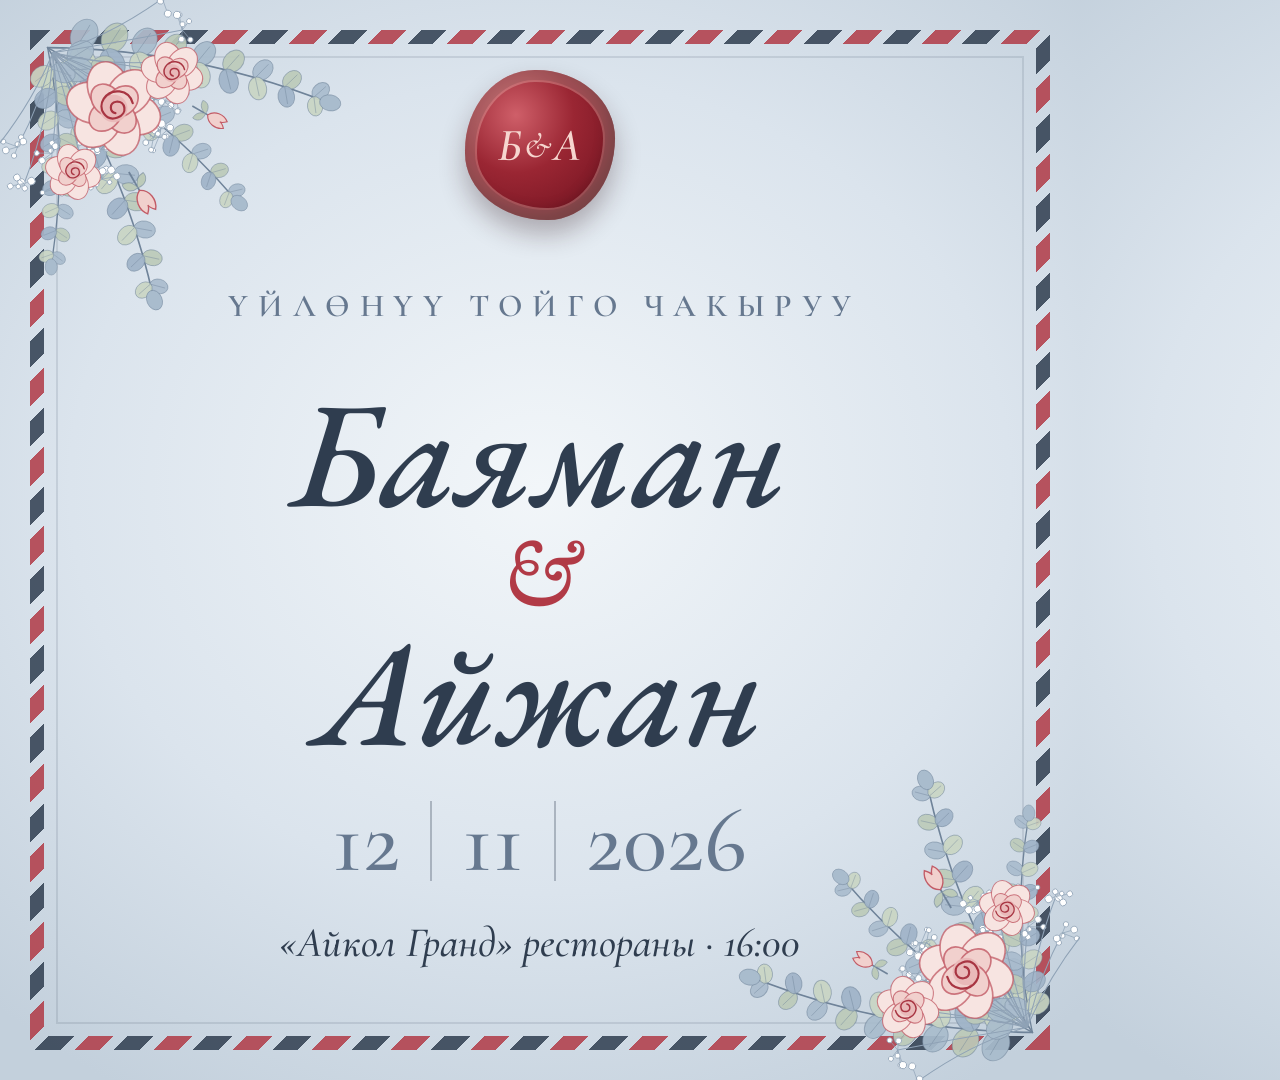
<file: og.html>
<!DOCTYPE html>
<!-- Шилтеме сүрөтү / Картинка для превью ссылки (assets/og.jpg, 1080×1080), вариант «Конверт».
     Пересоздать: открыть через локальный сервер и сделать скриншот 1080×1080 (README). -->
<html lang="ky">
<head>
  <meta charset="UTF-8">
  <title>OG</title>
  <link href="https://fonts.googleapis.com/css2?family=EB+Garamond:ital,wght@1,500;1,600&family=Cormorant+Garamond:ital,wght@0,500;0,600;1,500&display=swap" rel="stylesheet">
  <style>
    html, body { width: 1080px; height: 1080px; margin: 0; overflow: hidden; }
    body { position: relative; display: flex; flex-direction: column; align-items: center; justify-content: center; text-align: center; color: #2f3d4f;
      background: radial-gradient(75% 65% at 50% 45%, #f2f6f9 0%, #dbe4ed 58%, #c3d0dc 100%); font-family: "Cormorant Garamond", Georgia, serif; }
    .fr { position: absolute; inset: 30px; border: 14px solid transparent; opacity: .85;
      border-image: repeating-linear-gradient(-45deg, #b13a46 0 18px, transparent 18px 28px, #2f3d4f 28px 46px, transparent 46px 56px) 14; }
    .fr::after { content: ""; position: absolute; inset: 12px; border: 2px solid rgba(47, 61, 79, .14); }
    .bq { position: absolute; width: 330px; height: 330px; overflow: visible; }
    .bq--tl { top: 40px; left: 40px; } .bq--br { bottom: 40px; right: 40px; transform: scale(-1, -1); }
    .c { position: relative; display: flex; flex-direction: column; align-items: center; }
    .seal { display: flex; align-items: center; justify-content: center; width: 150px; height: 150px; margin-bottom: 34px;
      border-radius: 47% 53% 45% 55% / 54% 46% 55% 45%;
      background: radial-gradient(circle at 34% 30%, #cf5f69 0%, #9a2633 40%, #7a1724 78%, #64111d 100%);
      box-shadow: inset 0 0 0 10px rgba(0, 0, 0, .12), inset 0 0 0 12px rgba(244, 207, 200, .3), inset -6px -8px 14px rgba(0, 0, 0, .25), 0 14px 26px rgba(47, 20, 25, .3);
      font-style: italic; font-weight: 600; font-size: 46px; color: #f6d6cf; }
    .seal b { font-weight: 500; font-size: .78em; margin: 0 2px; }
    .k { font-size: 32px; font-weight: 600; letter-spacing: .3em; padding-left: .3em; text-transform: uppercase; color: #66788f; }
    .n { display: flex; flex-direction: column; align-items: center; margin: 18px 0 24px; font-family: "EB Garamond", serif; font-style: italic; font-weight: 500; font-size: 150px; line-height: 1.05; }
    .n i { font-size: 90px; line-height: .9; color: #b13a46; }
    .d { display: flex; align-items: center; gap: 30px; font-size: 92px; font-weight: 500; line-height: 1; color: #66788f; }
    .d i { width: 2px; height: 80px; background: rgba(47, 61, 79, .3); }
    .v { margin-top: 30px; font-style: italic; font-size: 42px; font-weight: 500; }
  </style>
</head>
<body>
  <svg width="0" height="0" style="position:absolute" aria-hidden="true"><defs>
      <!-- Гүлдөр / Цветы: эвкалипт, роза, бутон, гипсофила, букет и гирлянда (сгенерировано) -->
      <symbol id="sprig" viewBox="-6 -12 72 236" overflow="visible"><path d="M30 218Q12 112 34 4" fill="none" stroke="#6f8399" stroke-width="1.3" stroke-linecap="round"/><ellipse cx="15.8" cy="192.7" rx="12.4" ry="9.7" transform="rotate(-159.5 15.8 192.7)" fill="#a9bccd" fill-opacity=".92" stroke="#6f8399" stroke-width=".7" stroke-opacity=".55"/><path d="M26.8 196.8L7.6 189.6" stroke="#6f8399" stroke-width=".6" stroke-opacity=".5"/><ellipse cx="36.4" cy="189.9" rx="12.4" ry="9.7" transform="rotate(-35.5 36.4 189.9)" fill="#c9d5c3" fill-opacity=".92" stroke="#6f8399" stroke-width=".7" stroke-opacity=".55"/><path d="M26.8 196.8L43.5 184.9" stroke="#6f8399" stroke-width=".6" stroke-opacity=".5"/><ellipse cx="14" cy="169.9" rx="11.8" ry="9.2" transform="rotate(-157.2 14 169.9)" fill="#bccab9" fill-opacity=".92" stroke="#6f8399" stroke-width=".7" stroke-opacity=".55"/><path d="M24.3 174.2L6.4 166.7" stroke="#6f8399" stroke-width=".6" stroke-opacity=".5"/><ellipse cx="33.6" cy="168.1" rx="11.8" ry="9.2" transform="rotate(-33.2 33.6 168.1)" fill="#9fb3c8" fill-opacity=".92" stroke="#6f8399" stroke-width=".7" stroke-opacity=".55"/><path d="M24.3 174.2L40.5 163.6" stroke="#6f8399" stroke-width=".6" stroke-opacity=".5"/><ellipse cx="13.1" cy="147.1" rx="11.1" ry="8.7" transform="rotate(-155 13.1 147.1)" fill="#a9bccd" fill-opacity=".92" stroke="#6f8399" stroke-width=".7" stroke-opacity=".55"/><path d="M22.7 151.6L6 143.8" stroke="#6f8399" stroke-width=".6" stroke-opacity=".5"/><ellipse cx="31.7" cy="146.1" rx="11.1" ry="8.7" transform="rotate(-31 31.7 146.1)" fill="#c9d5c3" fill-opacity=".92" stroke="#6f8399" stroke-width=".7" stroke-opacity=".55"/><path d="M22.7 151.6L38.4 142.1" stroke="#6f8399" stroke-width=".6" stroke-opacity=".5"/><ellipse cx="13.1" cy="124.3" rx="10.5" ry="8.2" transform="rotate(-152.7 13.1 124.3)" fill="#bccab9" fill-opacity=".92" stroke="#6f8399" stroke-width=".7" stroke-opacity=".55"/><path d="M21.9 128.9L6.6 120.9" stroke="#6f8399" stroke-width=".6" stroke-opacity=".5"/><ellipse cx="30.7" cy="124.1" rx="10.5" ry="8.2" transform="rotate(-28.7 30.7 124.1)" fill="#9fb3c8" fill-opacity=".92" stroke="#6f8399" stroke-width=".7" stroke-opacity=".55"/><path d="M21.9 128.9L37.1 120.6" stroke="#6f8399" stroke-width=".6" stroke-opacity=".5"/><ellipse cx="14" cy="101.5" rx="9.8" ry="7.7" transform="rotate(-150.4 14 101.5)" fill="#a9bccd" fill-opacity=".92" stroke="#6f8399" stroke-width=".7" stroke-opacity=".55"/><path d="M22.1 106.1L8 98.1" stroke="#6f8399" stroke-width=".6" stroke-opacity=".5"/><ellipse cx="30.5" cy="102" rx="9.8" ry="7.7" transform="rotate(-26.4 30.5 102)" fill="#c9d5c3" fill-opacity=".92" stroke="#6f8399" stroke-width=".7" stroke-opacity=".55"/><path d="M22.1 106.1L36.7 98.9" stroke="#6f8399" stroke-width=".6" stroke-opacity=".5"/><ellipse cx="15.8" cy="78.8" rx="9.2" ry="7.2" transform="rotate(-148.1 15.8 78.8)" fill="#bccab9" fill-opacity=".92" stroke="#6f8399" stroke-width=".7" stroke-opacity=".55"/><path d="M23.2 83.4L10.3 75.4" stroke="#6f8399" stroke-width=".6" stroke-opacity=".5"/><ellipse cx="31.2" cy="79.8" rx="9.2" ry="7.2" transform="rotate(-24.1 31.2 79.8)" fill="#9fb3c8" fill-opacity=".92" stroke="#6f8399" stroke-width=".7" stroke-opacity=".55"/><path d="M23.2 83.4L37.1 77.2" stroke="#6f8399" stroke-width=".6" stroke-opacity=".5"/><ellipse cx="18.5" cy="56" rx="8.6" ry="6.7" transform="rotate(-145.9 18.5 56)" fill="#a9bccd" fill-opacity=".92" stroke="#6f8399" stroke-width=".7" stroke-opacity=".55"/><path d="M25.2 60.6L13.5 52.6" stroke="#6f8399" stroke-width=".6" stroke-opacity=".5"/><ellipse cx="32.8" cy="57.5" rx="8.6" ry="6.7" transform="rotate(-21.9 32.8 57.5)" fill="#c9d5c3" fill-opacity=".92" stroke="#6f8399" stroke-width=".7" stroke-opacity=".55"/><path d="M25.2 60.6L38.3 55.3" stroke="#6f8399" stroke-width=".6" stroke-opacity=".5"/><ellipse cx="22" cy="33.2" rx="7.9" ry="6.2" transform="rotate(-143.7 22 33.2)" fill="#bccab9" fill-opacity=".92" stroke="#6f8399" stroke-width=".7" stroke-opacity=".55"/><path d="M28.1 37.7L17.5 29.9" stroke="#6f8399" stroke-width=".6" stroke-opacity=".5"/><ellipse cx="35.2" cy="35.2" rx="7.9" ry="6.2" transform="rotate(-19.7 35.2 35.2)" fill="#9fb3c8" fill-opacity=".92" stroke="#6f8399" stroke-width=".7" stroke-opacity=".55"/><path d="M28.1 37.7L40.4 33.3" stroke="#6f8399" stroke-width=".6" stroke-opacity=".5"/><ellipse cx="26.5" cy="10.5" rx="7.3" ry="5.7" transform="rotate(-141.5 26.5 10.5)" fill="#a9bccd" fill-opacity=".92" stroke="#6f8399" stroke-width=".7" stroke-opacity=".55"/><path d="M31.9 14.8L22.5 7.3" stroke="#6f8399" stroke-width=".6" stroke-opacity=".5"/><ellipse cx="38.5" cy="12.7" rx="7.3" ry="5.7" transform="rotate(-17.5 38.5 12.7)" fill="#c9d5c3" fill-opacity=".92" stroke="#6f8399" stroke-width=".7" stroke-opacity=".55"/><path d="M31.9 14.8L43.4 11.2" stroke="#6f8399" stroke-width=".6" stroke-opacity=".5"/><ellipse cx="34" cy="2" rx="6" ry="8" fill="#a9bccd" stroke="#6f8399" stroke-width=".7" stroke-opacity=".55"/></symbol>
      <symbol id="rose" viewBox="-30 -30 60 60" overflow="visible"><ellipse cx="11.6" cy="3.1" rx="14" ry="11" transform="rotate(15 11.6 3.1)" fill="#f7e4e1" stroke="#c25b66" stroke-width=".9" stroke-opacity=".75"/><ellipse cx="3.1" cy="11.6" rx="14" ry="11" transform="rotate(75 3.1 11.6)" fill="#f7e4e1" stroke="#c25b66" stroke-width=".9" stroke-opacity=".75"/><ellipse cx="-8.5" cy="8.5" rx="14" ry="11" transform="rotate(135 -8.5 8.5)" fill="#f7e4e1" stroke="#c25b66" stroke-width=".9" stroke-opacity=".75"/><ellipse cx="-11.6" cy="-3.1" rx="14" ry="11" transform="rotate(195 -11.6 -3.1)" fill="#f7e4e1" stroke="#c25b66" stroke-width=".9" stroke-opacity=".75"/><ellipse cx="-3.1" cy="-11.6" rx="14" ry="11" transform="rotate(255 -3.1 -11.6)" fill="#f7e4e1" stroke="#c25b66" stroke-width=".9" stroke-opacity=".75"/><ellipse cx="8.5" cy="-8.5" rx="14" ry="11" transform="rotate(315 8.5 -8.5)" fill="#f7e4e1" stroke="#c25b66" stroke-width=".9" stroke-opacity=".75"/><ellipse cx="3.9" cy="4.6" rx="9.5" ry="7.5" transform="rotate(50 3.9 4.6)" fill="#f1d0cd" stroke="#c25b66" stroke-width=".9" stroke-opacity=".8"/><ellipse cx="-4.6" cy="3.9" rx="9.5" ry="7.5" transform="rotate(140 -4.6 3.9)" fill="#f1d0cd" stroke="#c25b66" stroke-width=".9" stroke-opacity=".8"/><ellipse cx="-3.9" cy="-4.6" rx="9.5" ry="7.5" transform="rotate(230 -3.9 -4.6)" fill="#f1d0cd" stroke="#c25b66" stroke-width=".9" stroke-opacity=".8"/><ellipse cx="4.6" cy="-3.9" rx="9.5" ry="7.5" transform="rotate(320 4.6 -3.9)" fill="#f1d0cd" stroke="#c25b66" stroke-width=".9" stroke-opacity=".8"/><circle r="7.5" fill="#e9b9b9"/><path d="M1 2.5c-3.2-.6-3.6-5.6.4-6.2 5-.6 6.6 6.4.8 8.6-6.6 2.4-11-5-7.6-10.2 4-6 13.6-5.4 15.8 2.4" fill="none" stroke="#a83542" stroke-width="1.2" stroke-linecap="round"/></symbol>
      <symbol id="bud" viewBox="-12 -20 24 40" overflow="visible"><path d="M0 18V2" stroke="#6f8399" stroke-width="1.2"/><path d="M0 6c-6-1-9 3-8 7 4 0 7-2 8-7zM0 6c6-1 9 3 8 7-4 0-7-2-8-7z" fill="#bccab9" stroke="#6f8399" stroke-width=".6" stroke-opacity=".6"/><path d="M0 4c-6-3-7-11-3-16 2 2 3 3 3 5 0-2 1-3 3-5 4 5 3 13-3 16z" fill="#f1d0cd" stroke="#c25b66" stroke-width=".9"/></symbol>
      <symbol id="gyps" viewBox="0 0 80 120" overflow="visible"><path d="M40 118Q12.6 84.9 -35.1 57.7" fill="none" stroke="#8fa2b6" stroke-width=".8"/><path d="M-35.1 57.7L-43 47.9" stroke="#8fa2b6" stroke-width=".5"/><circle cx="-43" cy="47.9" r="2.2" fill="#fff" stroke="#9aabbd" stroke-width=".7"/><path d="M-35.1 57.7L-40.1 63.1" stroke="#8fa2b6" stroke-width=".5"/><circle cx="-40.1" cy="63.1" r="2.6" fill="#fff" stroke="#9aabbd" stroke-width=".7"/><path d="M-35.1 57.7L-32.9 58.3" stroke="#8fa2b6" stroke-width=".5"/><circle cx="-32.9" cy="58.3" r="2.6" fill="#fff" stroke="#9aabbd" stroke-width=".7"/><path d="M-35.1 57.7L-42.9 56.1" stroke="#8fa2b6" stroke-width=".5"/><circle cx="-42.9" cy="56.1" r="2" fill="#fff" stroke="#9aabbd" stroke-width=".7"/><path d="M-35.1 57.7L-26.2 48.8" stroke="#8fa2b6" stroke-width=".5"/><circle cx="-26.2" cy="48.8" r="2.8" fill="#fff" stroke="#9aabbd" stroke-width=".7"/><path d="M-35.1 57.7L-44.5 60.8" stroke="#8fa2b6" stroke-width=".5"/><circle cx="-44.5" cy="60.8" r="2.2" fill="#fff" stroke="#9aabbd" stroke-width=".7"/><path d="M40 118Q8.5 71.3 -19.4 33" fill="none" stroke="#8fa2b6" stroke-width=".8"/><path d="M-19.4 33L-29.1 40.4" stroke="#8fa2b6" stroke-width=".5"/><circle cx="-29.1" cy="40.4" r="2.4" fill="#fff" stroke="#9aabbd" stroke-width=".7"/><path d="M-19.4 33L-28.4 41.8" stroke="#8fa2b6" stroke-width=".5"/><circle cx="-28.4" cy="41.8" r="2.9" fill="#fff" stroke="#9aabbd" stroke-width=".7"/><path d="M-19.4 33L-27.9 31.1" stroke="#8fa2b6" stroke-width=".5"/><circle cx="-27.9" cy="31.1" r="2" fill="#fff" stroke="#9aabbd" stroke-width=".7"/><path d="M-19.4 33L-23.5 34.8" stroke="#8fa2b6" stroke-width=".5"/><circle cx="-23.5" cy="34.8" r="2" fill="#fff" stroke="#9aabbd" stroke-width=".7"/><path d="M-19.4 33L-15.1 24" stroke="#8fa2b6" stroke-width=".5"/><circle cx="-15.1" cy="24" r="2" fill="#fff" stroke="#9aabbd" stroke-width=".7"/><path d="M-19.4 33L-12.5 30.6" stroke="#8fa2b6" stroke-width=".5"/><circle cx="-12.5" cy="30.6" r="2.3" fill="#fff" stroke="#9aabbd" stroke-width=".7"/><path d="M40 118Q28.3 70.9 15.4 32.4" fill="none" stroke="#8fa2b6" stroke-width=".8"/><path d="M15.4 32.4L5.1 36.2" stroke="#8fa2b6" stroke-width=".5"/><circle cx="5.1" cy="36.2" r="3" fill="#fff" stroke="#9aabbd" stroke-width=".7"/><path d="M15.4 32.4L25.9 35" stroke="#8fa2b6" stroke-width=".5"/><circle cx="25.9" cy="35" r="2.2" fill="#fff" stroke="#9aabbd" stroke-width=".7"/><path d="M15.4 32.4L12.4 35.5" stroke="#8fa2b6" stroke-width=".5"/><circle cx="12.4" cy="35.5" r="2.6" fill="#fff" stroke="#9aabbd" stroke-width=".7"/><path d="M15.4 32.4L6.9 26.9" stroke="#8fa2b6" stroke-width=".5"/><circle cx="6.9" cy="26.9" r="2.2" fill="#fff" stroke="#9aabbd" stroke-width=".7"/><path d="M15.4 32.4L15.6 37.8" stroke="#8fa2b6" stroke-width=".5"/><circle cx="15.6" cy="37.8" r="2.4" fill="#fff" stroke="#9aabbd" stroke-width=".7"/><path d="M15.4 32.4L5 38" stroke="#8fa2b6" stroke-width=".5"/><circle cx="5" cy="38" r="2.3" fill="#fff" stroke="#9aabbd" stroke-width=".7"/><path d="M40 118Q38.9 74.6 40.3 39.1" fill="none" stroke="#8fa2b6" stroke-width=".8"/><path d="M40.3 39.1L37.8 43.8" stroke="#8fa2b6" stroke-width=".5"/><circle cx="37.8" cy="43.8" r="1.9" fill="#fff" stroke="#9aabbd" stroke-width=".7"/><path d="M40.3 39.1L41.4 32.5" stroke="#8fa2b6" stroke-width=".5"/><circle cx="41.4" cy="32.5" r="2.6" fill="#fff" stroke="#9aabbd" stroke-width=".7"/><path d="M40.3 39.1L30.1 34.4" stroke="#8fa2b6" stroke-width=".5"/><circle cx="30.1" cy="34.4" r="2.2" fill="#fff" stroke="#9aabbd" stroke-width=".7"/><path d="M40.3 39.1L43.3 30.1" stroke="#8fa2b6" stroke-width=".5"/><circle cx="43.3" cy="30.1" r="2.4" fill="#fff" stroke="#9aabbd" stroke-width=".7"/><path d="M40.3 39.1L33.9 34.5" stroke="#8fa2b6" stroke-width=".5"/><circle cx="33.9" cy="34.5" r="2.4" fill="#fff" stroke="#9aabbd" stroke-width=".7"/><path d="M40.3 39.1L50.4 38.3" stroke="#8fa2b6" stroke-width=".5"/><circle cx="50.4" cy="38.3" r="2.9" fill="#fff" stroke="#9aabbd" stroke-width=".7"/><path d="M40 118Q47.9 60.8 65.3 14.1" fill="none" stroke="#8fa2b6" stroke-width=".8"/><path d="M65.3 14.1L58.5 18.3" stroke="#8fa2b6" stroke-width=".5"/><circle cx="58.5" cy="18.3" r="2.9" fill="#fff" stroke="#9aabbd" stroke-width=".7"/><path d="M65.3 14.1L54.4 9.2" stroke="#8fa2b6" stroke-width=".5"/><circle cx="54.4" cy="9.2" r="2.7" fill="#fff" stroke="#9aabbd" stroke-width=".7"/><path d="M65.3 14.1L61.8 8.7" stroke="#8fa2b6" stroke-width=".5"/><circle cx="61.8" cy="8.7" r="1.8" fill="#fff" stroke="#9aabbd" stroke-width=".7"/><path d="M65.3 14.1L55.2 15.8" stroke="#8fa2b6" stroke-width=".5"/><circle cx="55.2" cy="15.8" r="3" fill="#fff" stroke="#9aabbd" stroke-width=".7"/><path d="M65.3 14.1L76.3 13.6" stroke="#8fa2b6" stroke-width=".5"/><circle cx="76.3" cy="13.6" r="1.8" fill="#fff" stroke="#9aabbd" stroke-width=".7"/><path d="M65.3 14.1L61.4 19" stroke="#8fa2b6" stroke-width=".5"/><circle cx="61.4" cy="19" r="2.8" fill="#fff" stroke="#9aabbd" stroke-width=".7"/><path d="M40 118Q58.8 82.5 85.9 53.5" fill="none" stroke="#8fa2b6" stroke-width=".8"/><path d="M85.9 53.5L85.4 55.4" stroke="#8fa2b6" stroke-width=".5"/><circle cx="85.4" cy="55.4" r="2.1" fill="#fff" stroke="#9aabbd" stroke-width=".7"/><path d="M85.9 53.5L95.7 60.4" stroke="#8fa2b6" stroke-width=".5"/><circle cx="95.7" cy="60.4" r="2" fill="#fff" stroke="#9aabbd" stroke-width=".7"/><path d="M85.9 53.5L81.3 60" stroke="#8fa2b6" stroke-width=".5"/><circle cx="81.3" cy="60" r="2.1" fill="#fff" stroke="#9aabbd" stroke-width=".7"/><path d="M85.9 53.5L95.6 53.2" stroke="#8fa2b6" stroke-width=".5"/><circle cx="95.6" cy="53.2" r="2.6" fill="#fff" stroke="#9aabbd" stroke-width=".7"/><path d="M85.9 53.5L90.4 47.5" stroke="#8fa2b6" stroke-width=".5"/><circle cx="90.4" cy="47.5" r="2.1" fill="#fff" stroke="#9aabbd" stroke-width=".7"/><path d="M85.9 53.5L80.5 56.4" stroke="#8fa2b6" stroke-width=".5"/><circle cx="80.5" cy="56.4" r="2.6" fill="#fff" stroke="#9aabbd" stroke-width=".7"/><path d="M40 118Q69.7 78.7 117.5 46.5" fill="none" stroke="#8fa2b6" stroke-width=".8"/><path d="M117.5 46.5L111.8 44.8" stroke="#8fa2b6" stroke-width=".5"/><circle cx="111.8" cy="44.8" r="3" fill="#fff" stroke="#9aabbd" stroke-width=".7"/><path d="M117.5 46.5L118.8 48.4" stroke="#8fa2b6" stroke-width=".5"/><circle cx="118.8" cy="48.4" r="2.9" fill="#fff" stroke="#9aabbd" stroke-width=".7"/><path d="M117.5 46.5L127.7 51" stroke="#8fa2b6" stroke-width=".5"/><circle cx="127.7" cy="51" r="2.3" fill="#fff" stroke="#9aabbd" stroke-width=".7"/><path d="M117.5 46.5L119.5 53.6" stroke="#8fa2b6" stroke-width=".5"/><circle cx="119.5" cy="53.6" r="2.7" fill="#fff" stroke="#9aabbd" stroke-width=".7"/><path d="M117.5 46.5L119.3 43.1" stroke="#8fa2b6" stroke-width=".5"/><circle cx="119.3" cy="43.1" r="2.2" fill="#fff" stroke="#9aabbd" stroke-width=".7"/><path d="M117.5 46.5L122.7 47.2" stroke="#8fa2b6" stroke-width=".5"/><circle cx="122.7" cy="47.2" r="1.8" fill="#fff" stroke="#9aabbd" stroke-width=".7"/></symbol>
      <symbol id="bouquet" viewBox="0 0 260 260" overflow="visible"><use href="#sprig" width="72" height="236" transform="translate(6 6) rotate(100) scale(1.05) translate(-36 -230)"/><use href="#sprig" width="72" height="236" transform="translate(6 6) rotate(128) scale(0.9) translate(-36 -230)"/><use href="#sprig" width="72" height="236" transform="translate(6 6) rotate(156) scale(1.0) translate(-36 -230)"/><use href="#sprig" width="72" height="236" transform="translate(6 6) rotate(178) scale(0.8) translate(-36 -230)"/><use href="#gyps" width="80" height="120" transform="translate(10 10) rotate(115) scale(1.0) translate(-40 -118)"/><use href="#gyps" width="80" height="120" transform="translate(10 10) rotate(145) scale(1.0) translate(-40 -118)"/><use href="#gyps" width="80" height="120" transform="translate(10 10) rotate(165) scale(1.0) translate(-40 -118)"/><use href="#bud" width="24" height="40" transform="translate(70 104) rotate(150) scale(1.2) translate(-12 -38)"/><use href="#bud" width="24" height="40" transform="translate(120 52) rotate(120) scale(1.0) translate(-12 -38)"/><use href="#rose" width="60" height="60" transform="translate(58 54) scale(1.45) translate(-30 -30)"/><use href="#rose" width="60" height="60" transform="translate(104 26) scale(.95) translate(-30 -30)"/><use href="#rose" width="60" height="60" transform="translate(26 104) scale(.85) translate(-30 -30)"/></symbol>
      <symbol id="garland" viewBox="-10 -10 320 120" overflow="visible"><use href="#sprig" width="72" height="236" transform="translate(142 50) rotate(278) scale(0.78) translate(-36 -230)"/><use href="#sprig" width="72" height="236" transform="translate(142 50) rotate(260) scale(0.663) translate(-36 -230)"/><use href="#bud" width="24" height="40" transform="translate(98 40) rotate(-70) scale(1.0) translate(-12 -38)"/><use href="#sprig" width="72" height="236" transform="translate(158 50) rotate(82) scale(0.78) translate(-36 -230)"/><use href="#sprig" width="72" height="236" transform="translate(158 50) rotate(100) scale(0.663) translate(-36 -230)"/><use href="#bud" width="24" height="40" transform="translate(202 40) rotate(70) scale(1.0) translate(-12 -38)"/><use href="#rose" width="60" height="60" transform="translate(150 48) scale(1.25) translate(-30 -30)"/><use href="#rose" width="60" height="60" transform="translate(122 58) scale(.8) translate(-30 -30)"/><use href="#rose" width="60" height="60" transform="translate(178 58) scale(.8) translate(-30 -30)"/></symbol>

  </defs></svg>
  <div class="fr" aria-hidden="true"></div>
  <svg class="bq bq--tl" aria-hidden="true"><use href="#bouquet"/></svg>
  <svg class="bq bq--br" aria-hidden="true"><use href="#bouquet"/></svg>
  <div class="c">
  <div class="seal">Б<b>&amp;</b>А</div>
  <p class="k">Үйлөнүү тойго чакыруу</p>
  <p class="n"><span>Баяман</span><i>&amp;</i><span>Айжан</span></p>
  <div class="d"><span>12</span><i></i><span>11</span><i></i><span>2026</span></div>
  <p class="v">«Айкол Гранд» рестораны · 16:00</p>
  </div>
</body>
</html>
</file>
<file: style.css>
/* =====================================================================
   Вариант «Конверт»: пыльно-голубой фон, конверт цвета слоновой кости
   с красной сургучной печатью «Б&А», имена и заголовки курсивом EB Garamond,
   кольца, календарь с сердечком и сердце одной линией — как в видео-приглашении
   ===================================================================== */
:root {
  --bg: #dde6ee;
  --bg-2: #e9eff4;
  --bg-deep: #c3d0dc;
  --navy: #2f3d4f;
  --navy-2: #43566e;
  --ink: #2f3d4f;
  --ink-soft: #66788f;
  --muted: #7d8da1;
  --paper: #fbf8f2;
  --ivory: #f3ede2;
  --wax: #8e1f2c;
  --wax-2: #b13a46;
  --gold: #b8955c;
  --line: rgba(47, 61, 79, .16);
  --line-p: rgba(184, 149, 92, .38);
  --script: "EB Garamond", "Cormorant Garamond", Georgia, serif;   /* имена и заголовки — курсивом 500 */
  --serif: "Cormorant Garamond", Georgia, "Times New Roman", serif;
  --sans: "Manrope", system-ui, -apple-system, "Segoe UI", Roboto, sans-serif;
  --ease: cubic-bezier(.2, .7, .2, 1);
  --confetti: #fbf8f2, #f3ede2, #d9c39a, #b13a46, #9fb3c8, #2f3d4f;
  --petal-colors: #ffffff, #f7e4e1, #f1d0cd, #dbe6f1, #ecc9cd;
  --hearts: url("data:image/svg+xml,%3Csvg xmlns='http://www.w3.org/2000/svg' width='46' height='46'%3E%3Cpath d='M12 16c-2.6-1.8-4-3.1-4-4.6a2 2 0 0 1 4-.7 2 2 0 0 1 4 .7c0 1.5-1.4 2.8-4 4.6zM35 39c-2.6-1.8-4-3.1-4-4.6a2 2 0 0 1 4-.7 2 2 0 0 1 4 .7c0 1.5-1.4 2.8-4 4.6z' fill='%232f3d4f' fill-opacity='.045'/%3E%3C/svg%3E");
}

* { box-sizing: border-box; }
/* Без scroll-behavior и overflow на html — частые причины «залипшей» прокрутки в Safari; ширину обрезает body (clip) */
html { -webkit-text-size-adjust: 100%; background: var(--bg); }
body {
  margin: 0; min-height: 100vh;
  font-family: var(--serif); font-weight: 500; font-size: 19px; line-height: 1.6; font-variant-numeric: lining-nums;
  color: var(--ink); background: var(--hearts), linear-gradient(180deg, var(--bg-2), var(--bg) 40%, var(--bg-2));
  /* clip, а не hidden: hidden делает body отдельной прокручиваемой областью — на iPhone внизу страница «застревала» */
  overflow-x: hidden; overflow-x: clip; -webkit-font-smoothing: antialiased;
}
body.locked { overflow: hidden; height: 100vh; }
h1, h2, h3, p { margin: 0; font-weight: 400; }
a { color: inherit; }
button { font: inherit; color: inherit; }
svg use { pointer-events: none; }

/* ---------- Баскычтар / Кнопки ---------- */
.btn {
  position: relative; display: inline-flex; align-items: center; justify-content: center; gap: .7em;
  padding: 15px 30px; border-radius: 999px; border: 1px solid transparent;
  font-family: var(--sans); font-size: 11.5px; font-weight: 600; letter-spacing: .2em; text-transform: uppercase;
  text-decoration: none; cursor: pointer; overflow: hidden; -webkit-tap-highlight-color: transparent;
  transition: transform .35s var(--ease), box-shadow .35s, background-color .35s, color .35s, border-color .35s;
}
.btn > * { position: relative; z-index: 1; }
.btn__ic { width: 18px; height: 18px; flex: none; }
.btn--gold { color: #fff; background: var(--navy); box-shadow: 0 14px 28px -14px rgba(47, 61, 79, .7); }
.btn--gold::after { content: ""; position: absolute; inset: 0; background: linear-gradient(110deg, transparent 35%, rgba(255, 255, 255, .22) 50%, transparent 65%); transform: translateX(-120%); animation: shine 5s ease-in-out 1.5s infinite; }
@keyframes shine { 0%, 60% { transform: translateX(-120%); } 85%, 100% { transform: translateX(120%); } }
.btn--gold:hover { transform: translateY(-2px); background: var(--navy-2); }
.btn--gold:disabled { opacity: .65; cursor: wait; }
.btn--line { color: var(--navy); border-color: rgba(47, 61, 79, .45); background: rgba(251, 248, 242, .55); }
.btn--line:hover { background: var(--navy); color: #fff; transform: translateY(-2px); }
.btn--small { padding: 11px 22px; font-size: 10.5px; }
.btn--wide { width: 100%; }
.btn-row { display: flex; flex-wrap: wrap; gap: 12px; justify-content: center; }
.btn:focus-visible, .choice input:focus-visible + .choice__box, .stepper__btn:focus-visible, .env:focus-visible { outline: 2px solid var(--wax-2); outline-offset: 3px; }
.ripple { position: absolute; border-radius: 50%; background: rgba(255, 255, 255, .45); transform: scale(0); animation: ripple .8s ease-out forwards; pointer-events: none; }
@keyframes ripple { to { transform: scale(2.4); opacity: 0; } }

/* ---------- Мукаба: конверт / Обложка: конверт ---------- */
.intro {
  --ew: min(80vw, 330px); --eh: calc(var(--ew) * .694);
  position: fixed; inset: 0; z-index: 100; overflow: hidden; text-align: center; touch-action: none;
  display: flex; align-items: center; justify-content: center;
  background: radial-gradient(110% 70% at 50% 42%, #eef3f7 0%, #dbe4ed 55%, #c3d0dc 100%);
}
.intro.is-open { opacity: 0; transform: scale(1.04); transition: opacity .7s ease 1.75s, transform 1s ease 1.75s; }
.intro.is-hidden { display: none; }
/* Авиапочта: красно-синяя полоска по краю, как на конверте / Airmail stripes */
.intro__frame { position: absolute; inset: max(12px, env(safe-area-inset-top)) 12px max(12px, env(safe-area-inset-bottom)); border: 7px solid transparent; pointer-events: none; animation: fadeIn 1.4s ease .2s both;
  border-image: repeating-linear-gradient(-45deg, var(--wax-2) 0 9px, transparent 9px 14px, var(--navy) 14px 23px, transparent 23px 28px) 7; opacity: .85; }
.intro__frame::after { content: ""; position: absolute; inset: 6px; border: 1px solid rgba(47, 61, 79, .14); }
.intro::before { content: ""; position: absolute; inset: 0; background: var(--hearts); pointer-events: none; }
.intro__content { position: relative; display: flex; flex-direction: column; align-items: center; padding: 0 16px; }
.intro__head, .intro__foot { display: flex; flex-direction: column; align-items: center; transition: opacity .5s, transform .8s var(--ease); }
.intro.is-open .intro__head { opacity: 0; transform: translateY(-16px); }
.intro.is-open .intro__foot { opacity: 0; transform: translateY(16px); }
.intro__guest { font-style: italic; font-size: clamp(22px, 6.2vw, 28px); color: var(--navy); margin-bottom: 6px; animation: rise 1.2s var(--ease) .2s both; }
.intro__kicker { font-family: var(--serif); font-size: 14px; font-weight: 600; letter-spacing: .3em; padding-left: .3em; text-transform: uppercase; color: var(--ink-soft); animation: rise 1.2s var(--ease) .35s both; }
.intro__names { display: flex; align-items: baseline; justify-content: center; flex-wrap: wrap; gap: 0 .22em; font-family: var(--script); font-style: italic; font-weight: 500; font-size: clamp(44px, 13.5vw, 60px); line-height: 1.15; color: var(--navy); animation: rise 1.2s var(--ease) .9s both; }
.intro__names i { font-style: italic; font-size: .7em; color: var(--wax-2); }
.intro__date { display: flex; align-items: center; gap: 12px; margin-top: 4px; font-family: var(--serif); font-size: 18px; font-weight: 600; letter-spacing: .3em; padding-left: .3em; color: var(--navy); animation: rise 1.2s var(--ease) 1.05s both; }
.intro__date b { width: 4px; height: 4px; border-radius: 50%; background: var(--navy); }
.intro__btn { margin-top: 26px; animation: rise 1.2s var(--ease) 1.25s both; }
.intro__btn span { display: inline-block; padding: 15px 30px; border-radius: 999px; background: var(--navy); color: #fff; font-family: var(--sans); font-size: 11.5px; font-weight: 600; letter-spacing: .2em; text-transform: uppercase; box-shadow: 0 14px 28px -14px rgba(47, 61, 79, .7); animation: breathe 2.6s ease-in-out 2.6s infinite; }
@keyframes rise { from { opacity: 0; transform: translateY(16px); } }
@keyframes breathe { 50% { transform: scale(1.04); box-shadow: 0 18px 32px -14px rgba(47, 61, 79, .8); } }

.env-wrap { position: relative; margin: 34px 0 30px; animation: envIn 1.3s var(--ease) .5s both; }

@keyframes envIn { from { opacity: 0; transform: translateY(40px) rotate(-4deg) scale(.92); } }
.env {
  position: relative; z-index: 0; display: block; width: var(--ew); height: var(--eh); padding: 0; border: 0; background: none;
  cursor: pointer; perspective: 1100px; -webkit-tap-highlight-color: transparent; transition: transform 1s var(--ease) 1s;
}
.env::before { content: ""; position: absolute; z-index: -1; left: 6%; right: 6%; top: 22%; bottom: -8%; border-radius: 50%; background: rgba(47, 61, 79, .35); filter: blur(22px); }
.env__back { position: absolute; inset: 0; border-radius: 4px; background: linear-gradient(#e2d8c6, #ece4d5); box-shadow: inset 0 0 0 1px rgba(150, 130, 100, .25); }
.env__card {
  position: absolute; z-index: 2; left: 5%; right: 5%; top: 5%; height: 90%; padding: 12px 10px 0;
  display: flex; flex-direction: column; align-items: center;
  background: var(--paper); border-radius: 3px; box-shadow: inset 0 0 0 1px var(--line), inset 0 0 0 5px var(--paper), inset 0 0 0 6px rgba(47, 61, 79, .08), 0 -6px 18px rgba(47, 61, 79, .1);
  transition: transform 1s var(--ease) 1s;
}
.env__card-orn { width: 60px; height: 15px; color: var(--wax-2); margin-bottom: 2px; }
.env__card-names { display: flex; align-items: baseline; gap: .2em; font-family: var(--script); font-style: italic; font-weight: 500; font-size: clamp(26px, 8vw, 34px); line-height: 1.2; color: var(--navy); }
.env__card-names i { font-style: italic; font-size: .75em; color: var(--wax-2); }
.env__card-date { margin-top: 2px; font-family: var(--serif); font-size: 13px; font-weight: 600; letter-spacing: .3em; color: var(--ink-soft); }
.env__front { position: absolute; z-index: 3; inset: 0; width: 100%; height: 100%; border-radius: 4px; filter: drop-shadow(0 -1px 2px rgba(47, 61, 79, .12)); }
.env__flap { position: absolute; z-index: 4; left: 0; top: 0; width: 100%; height: 57.6%; transform-origin: 50% 0; transform-style: preserve-3d; }
.env__flap svg { position: absolute; inset: 0; width: 100%; height: 100%; -webkit-backface-visibility: hidden; backface-visibility: hidden; }
.env__flap-out { filter: drop-shadow(0 3px 3px rgba(47, 61, 79, .16)); }
.env__flap-in { transform: rotateX(180deg); }
.env__seal {
  position: absolute; z-index: 5; left: 50%; top: 55%; width: 76px; height: 76px; margin: -38px 0 0 -38px;
  display: grid; place-items: center; border-radius: 47% 53% 45% 55% / 54% 46% 55% 45%;
  background: radial-gradient(circle at 34% 30%, #cf5f69 0%, #9a2633 40%, #7a1724 78%, #64111d 100%);
  box-shadow: inset 0 0 0 5px rgba(0, 0, 0, .12), inset 3px 4px 6px rgba(255, 255, 255, .18), inset -4px -5px 8px rgba(0, 0, 0, .28), 0 7px 14px rgba(47, 20, 25, .35);
  animation: sealIn .9s cubic-bezier(.3, 1.5, .5, 1) 1.3s both, sealPulse 2.8s ease-in-out 2.6s infinite;
}
.env__seal-ring { display: flex; align-items: center; justify-content: center; width: 54px; height: 54px; border-radius: 50%; box-shadow: 0 0 0 1px rgba(244, 207, 200, .45), inset 0 0 0 3px rgba(0, 0, 0, .1); font-family: var(--serif); font-style: italic; font-weight: 600; font-size: 22px; line-height: 1; color: #f6d6cf; text-shadow: 0 -1px 0 rgba(0, 0, 0, .25), 0 1px 0 rgba(255, 255, 255, .15); }
.env__seal-ring b { font-weight: 500; font-size: .78em; margin: 0 1px; }
@keyframes sealIn { from { opacity: 0; transform: scale(2.2); } }
@keyframes sealPulse { 50% { transform: scale(1.06); } }
.intro.is-open .env__seal { animation: sealOut .55s cubic-bezier(.5, 0, .75, 0) forwards; }
@keyframes sealOut { 25% { transform: scale(1.15) rotate(6deg); } 100% { transform: scale(.3) translateY(40px) rotate(-20deg); opacity: 0; } }
.intro.is-open .env__flap { transform: rotateX(180deg); z-index: 1; transition: transform .8s cubic-bezier(.55, 0, .3, 1) .3s, z-index 0s .7s; }
.intro.is-open .env__card { transform: translateY(-60%); }
.intro.is-open .env { transform: translateY(24%); }

/* ---------- Үстүңкү баскычтар / Верхние кнопки ---------- */
.lang { position: fixed; top: max(14px, env(safe-area-inset-top)); left: 14px; z-index: 120; display: flex; padding: 3px; border-radius: 999px; background: rgba(251, 248, 242, .8); border: 1px solid var(--line); -webkit-backdrop-filter: blur(8px); backdrop-filter: blur(8px); }
.lang button { border: 0; background: none; color: var(--navy); font-family: var(--sans); font-size: 10.5px; font-weight: 600; letter-spacing: .14em; padding: 7px 11px; border-radius: 999px; cursor: pointer; transition: background .3s, color .3s; }
.lang button.is-active { background: var(--navy); color: #fff; }
.music-btn { position: fixed; top: max(14px, env(safe-area-inset-top)); right: 14px; z-index: 120; width: 44px; height: 44px; border-radius: 50%; display: grid; place-items: center; cursor: pointer; border: 1px solid var(--line); background: rgba(251, 248, 242, .8); -webkit-backdrop-filter: blur(8px); backdrop-filter: blur(8px); opacity: 0; transform: scale(.7); pointer-events: none; transition: opacity .5s, transform .5s var(--ease); }
.music-btn.is-visible { opacity: 1; transform: none; pointer-events: auto; }
.music-btn__bars { display: flex; align-items: flex-end; gap: 3px; height: 16px; }
.music-btn__bars i { width: 3px; height: 4px; background: var(--navy); border-radius: 2px; }
.music-btn.is-playing .music-btn__bars i { animation: bar 1s ease-in-out infinite; }
.music-btn.is-playing .music-btn__bars i:nth-child(2) { animation-delay: -.3s; }
.music-btn.is-playing .music-btn__bars i:nth-child(3) { animation-delay: -.6s; }
.music-btn.is-playing .music-btn__bars i:nth-child(4) { animation-delay: -.15s; }
@keyframes bar { 50% { height: 16px; } }
.progress { position: fixed; top: 0; left: 0; right: 0; height: 2px; z-index: 110; background: var(--wax-2); transform-origin: 0 50%; transform: scaleX(var(--sp, 0)); }
.fx { position: fixed; inset: 0; width: 100%; height: 100%; z-index: 90; pointer-events: none; }

/* ---------- Башкы экран / Главный экран ---------- */
.hero {
  position: relative; min-height: 100vh; min-height: 100svh; overflow: hidden;
  display: flex; flex-direction: column; align-items: center; justify-content: center;
  padding: max(84px, calc(env(safe-area-inset-top) + 72px)) 30px 128px; text-align: center;
  background: radial-gradient(90% 55% at 50% 45%, rgba(255, 255, 255, .75), transparent 72%);
}
.hero__frame { position: absolute; top: max(64px, calc(env(safe-area-inset-top) + 54px)); bottom: 24px; left: 16px; right: 16px; border: 1px solid rgba(47, 61, 79, .16); pointer-events: none; opacity: 0; transform: scale(.97); transition: opacity 1.4s ease .2s, transform 1.6s var(--ease) .2s; }
.hero__frame::after { content: ""; position: absolute; inset: 5px; border: 1px solid rgba(47, 61, 79, .08); }
body.opened .hero__frame { opacity: 1; transform: none; }
.hero__in { position: relative; z-index: 1; display: flex; flex-direction: column; align-items: center; }
.arch__inner > * { opacity: 0; transform: translateY(14px); }
body.opened .arch__inner > * { opacity: 1; transform: none; transition: opacity 1s ease calc(.3s + var(--n, 0) * .14s), transform 1.1s var(--ease) calc(.3s + var(--n, 0) * .14s); }
.mini-seal {
  display: flex; align-items: center; justify-content: center; width: 64px; height: 64px; margin-bottom: 20px;
  border-radius: 47% 53% 45% 55% / 54% 46% 55% 45%;
  background: radial-gradient(circle at 34% 30%, #cf5f69 0%, #9a2633 40%, #7a1724 78%, #64111d 100%);
  box-shadow: inset 0 0 0 4px rgba(0, 0, 0, .12), inset 0 0 0 5px rgba(244, 207, 200, .3), inset -3px -4px 6px rgba(0, 0, 0, .25), 0 6px 12px rgba(47, 20, 25, .3);
  font-family: var(--serif); font-style: italic; font-weight: 600; font-size: 19px; line-height: 1; color: #f6d6cf;
}
.mini-seal b { font-weight: 500; font-size: .78em; margin: 0 1px; }
.arch__photo { width: min(56vw, 230px); aspect-ratio: 3 / 4; margin-bottom: 18px; background: var(--hero-img) center / cover no-repeat; border-radius: 999px 999px 4px 4px; border: 6px solid var(--paper); box-shadow: 0 20px 40px -18px rgba(47, 61, 79, .55); }
.hero__guest { font-style: italic; font-size: clamp(22px, 6vw, 27px); color: var(--navy); line-height: 1.2; margin-bottom: 8px; }
.hero__kicker { font-family: var(--serif); font-size: 15px; font-weight: 600; letter-spacing: .32em; padding-left: .32em; text-transform: uppercase; color: var(--ink-soft); }
.hero__names { display: flex; flex-direction: column; align-items: center; margin: 10px 0 14px; font-family: var(--script); font-style: italic; font-weight: 500; line-height: 1.02; color: var(--navy); }
.hero__name { font-size: clamp(66px, 20vw, 104px); white-space: nowrap; padding: 0 .1em; }
.hero__amp { font-size: clamp(36px, 10vw, 54px); line-height: .9; color: var(--wax-2); }
.hero__date { display: flex; align-items: center; justify-content: center; gap: 16px; margin: 6px 0 14px; font-family: var(--serif); font-weight: 400; font-size: clamp(38px, 11vw, 52px); line-height: 1; color: var(--ink-soft); }
.hero__date i { width: 1px; height: .9em; background: rgba(47, 61, 79, .3); }
.hero__when { font-family: var(--serif); font-size: 15px; font-weight: 600; letter-spacing: .26em; text-transform: uppercase; color: var(--navy); }
.hero__venue { margin-top: 4px; font-style: italic; font-size: 21px; color: var(--ink-soft); }
/* «Ары карай» — кнопка со стрелкой вниз к приглашению */
.scroll-hint {
  position: absolute; z-index: 2; bottom: max(38px, calc(env(safe-area-inset-bottom) + 30px)); left: 50%; transform: translateX(-50%);
  display: flex; flex-direction: column; align-items: center; gap: 8px; padding: 4px 10px; text-decoration: none;
  opacity: 0; transition: opacity 1s 1.6s; -webkit-tap-highlight-color: transparent;
}
.scroll-hint b { font-family: var(--sans); font-size: 9.5px; font-weight: 600; letter-spacing: .32em; padding-left: .32em; text-transform: uppercase; white-space: nowrap; color: var(--ink-soft); }
.scroll-hint__btn { display: grid; place-items: center; width: 46px; height: 46px; border-radius: 50%; color: #fff; background: var(--navy); box-shadow: 0 0 0 4px rgba(47, 61, 79, .1), 0 10px 22px -8px rgba(47, 61, 79, .6); animation: hintBob 2.2s ease-in-out infinite; transition: background .3s; }
.scroll-hint__btn svg { width: 22px; height: 22px; }
.scroll-hint:hover .scroll-hint__btn, .scroll-hint:active .scroll-hint__btn { background: var(--wax-2); }
.scroll-hint:focus-visible { outline: 2px solid var(--wax-2); outline-offset: 3px; border-radius: 12px; }
@keyframes hintBob { 50% { transform: translateY(7px); } }
body.opened .scroll-hint { opacity: 1; }

/* ---------- Бөлүмдөр / Разделы ---------- */
.sec { position: relative; padding: 76px 0; text-align: center; overflow-x: clip; }
.sec--date, .sec--hosts, .sec--rsvp { background: linear-gradient(rgba(255, 255, 255, 0), rgba(255, 255, 255, .45) 50%, rgba(255, 255, 255, 0)); }
.sec--rsvp { padding-bottom: 110px; }
.wrap { width: min(600px, 100% - 36px); margin: 0 auto; }
.orn { display: block; width: 110px; height: 28px; margin: 0 auto 12px; color: var(--wax-2); }
.kicker { font-family: var(--serif); font-size: 15px; font-weight: 600; letter-spacing: .3em; padding-left: .3em; text-transform: uppercase; color: var(--ink-soft); }
.title { font-family: var(--script); font-style: italic; font-weight: 500; font-size: clamp(38px, 11vw, 56px); line-height: 1.15; color: var(--navy); margin: 8px 0 10px; text-wrap: balance; }
.title--venue { font-size: clamp(36px, 10.5vw, 52px); }
.sec--date .title { font-size: clamp(30px, 8.6vw, 46px); white-space: nowrap; }
/* Длинные заголовки («Маанилүү маалымат», «…сөздөрү») — чуть мельче */
.title--serif { font-size: clamp(32px, 9vw, 44px); line-height: 1.2; }
.sub { font-size: 20px; color: var(--ink-soft); }
.sub strong { color: var(--navy); font-weight: 600; }
.card { position: relative; color: var(--ink); background: var(--paper); border-radius: 4px; box-shadow: inset 0 0 0 1px var(--line), inset 0 0 0 6px var(--paper), inset 0 0 0 7px rgba(47, 61, 79, .07), 0 26px 50px -30px rgba(47, 61, 79, .55); }
.invite-card { margin-top: 22px; padding: 46px 28px; }
.invite-card::after { content: ""; display: block; width: 40px; height: 1px; margin: 22px auto 0; background: var(--wax-2); opacity: .6; }
.lead { font-size: 21px; font-weight: 500; line-height: 1.7; }
.word { display: inline-block; opacity: 0; filter: blur(6px); transform: translateY(8px); transition: opacity .7s ease, filter .7s ease, transform .7s var(--ease); transition-delay: calc(.35s + var(--w) * .035s); }
.reveal.in .word { opacity: 1; filter: none; transform: none; }
.reveal > * { opacity: 0; transform: translateY(26px); transition: opacity .9s ease calc(var(--n, 0) * .1s), transform 1s var(--ease) calc(var(--n, 0) * .1s); }
.reveal.in > * { opacity: 1; transform: none; }
/* Бөлүмдөрдүн ортосундагы сызык / Тонкий разделитель с точкой между разделами */
.sec + .sec::after, .sec + .footer::after { content: ""; position: absolute; top: 0; left: 50%; width: min(60%, 320px); height: 10px; margin-top: -5px; transform: translateX(-50%); background: url("data:image/svg+xml,%3Csvg xmlns='http://www.w3.org/2000/svg' width='300' height='10' viewBox='0 0 300 10'%3E%3Cpath d='M0 5H140M160 5H300' stroke='%232f3d4f' stroke-opacity='.18'/%3E%3Ccircle cx='150' cy='5' r='2.6' fill='%23b13a46' fill-opacity='.7'/%3E%3C/svg%3E") center / 100% 100% no-repeat; pointer-events: none; }
.sec--countdown::after, .sec--countdown + .sec::after { display: none; }

/* ---------- Шакектер / Кольца ---------- */
.rings { display: block; width: 176px; height: 114px; margin: 0 auto 10px; }

/* ---------- Календарь ---------- */
.cal { width: min(360px, 100%); margin: 24px auto; padding: 26px 20px 18px; }
.cal__month { font-family: var(--script); font-style: italic; font-weight: 500; font-size: 36px; line-height: 1.1; color: var(--navy); margin-bottom: 8px; }
.cal__grid { display: grid; grid-template-columns: repeat(7, 1fr); row-gap: 4px; }
.cal__grid > div { position: relative; display: grid; place-items: center; height: 40px; font-size: 18px; font-weight: 500; }
.cal__grid .dow { height: 28px; font-family: var(--sans); font-size: 9.5px; font-weight: 600; letter-spacing: .08em; text-transform: uppercase; color: var(--ink-soft); }
.cal__grid .wknd { color: var(--muted); }
.cal__grid .ev { color: var(--wax); font-weight: 600; z-index: 0; }
.cal__grid .ev svg { position: absolute; left: 50%; top: 50%; width: 52px; height: 48px; margin: -25px 0 0 -26px; overflow: visible; color: var(--wax-2); }
.cal__grid .ev .circ { fill: none; stroke: currentColor; stroke-width: 1.5; stroke-linecap: round; stroke-linejoin: round; stroke-dasharray: 170; stroke-dashoffset: 170; }
.reveal.in .cal__grid .ev .circ { transition: stroke-dashoffset 1.6s ease 1s; stroke-dashoffset: 0; }

/* ---------- Тойго чейин / Обратный отсчёт ---------- */
.sec--countdown { background: rgba(255, 255, 255, .35); border-top: 1px solid var(--line); border-bottom: 1px solid var(--line); }
.cd { display: grid; grid-template-columns: repeat(4, 1fr); gap: 10px; margin-top: 22px; }
.cd__item { position: relative; display: flex; flex-direction: column; align-items: center; justify-content: center; aspect-ratio: 3 / 4; background: var(--paper); border-radius: 4px; box-shadow: inset 0 0 0 1px var(--line), 0 16px 30px -22px rgba(47, 61, 79, .55); }
.cd__num { font-family: var(--serif); font-weight: 500; font-size: clamp(34px, 10vw, 52px); line-height: 1; color: var(--navy); font-variant-numeric: lining-nums tabular-nums; }
.cd__num.tick { animation: tick .45s var(--ease); }
@keyframes tick { from { transform: translateY(-30%); opacity: .2; } }
.cd__label { margin-top: 8px; font-family: var(--sans); font-size: 9px; font-weight: 600; letter-spacing: .16em; text-transform: uppercase; color: var(--ink-soft); }
.cd--done { grid-column: 1 / -1; font-family: var(--script); font-style: italic; font-weight: 500; font-size: 44px; color: var(--navy); }

/* ---------- Дарек / Адрес ---------- */
.map-arch { position: relative; width: min(420px, 100%); height: 360px; margin: 24px auto 30px; padding: 8px; background: var(--paper); border-radius: 4px; box-shadow: inset 0 0 0 1px var(--line), 0 26px 50px -30px rgba(47, 61, 79, .55); }
.map-arch iframe, .map-arch__empty { display: block; width: 100%; height: 100%; border: 0; border-radius: 2px; }
.map-arch iframe[hidden], .map-arch__empty[hidden] { display: none; }
/* Карта не перехватывает прокрутку на телефоне; поверх — ссылка на 2GIS */
.map-arch iframe { pointer-events: none; }
.map-arch__link { position: absolute; z-index: 2; inset: 8px; border-radius: 2px; -webkit-tap-highlight-color: transparent; }
.map-arch__link:focus-visible { outline: 2px solid var(--wax-2); outline-offset: 3px; }
.map-arch__empty { display: flex; flex-direction: column; align-items: center; justify-content: center; gap: 8px; background: var(--ivory); color: var(--ink); }
.map-arch__pin { width: 46px; height: 46px; color: var(--wax-2); animation: bob 2.6s ease-in-out infinite; }
@keyframes bob { 50% { transform: translateY(-6px); } }
.map-arch__name { font-family: var(--script); font-style: italic; font-weight: 500; font-size: 34px; }
.map-arch__time { font-family: var(--sans); font-size: 11px; font-weight: 600; letter-spacing: .26em; color: var(--ink-soft); }

/* ---------- Той ээлери / Хозяева ---------- */
.hosts { display: grid; grid-template-columns: 1fr 1fr; gap: 12px; margin: 22px 0 22px; }
.host { position: relative; padding: 24px 12px 28px; color: var(--ink); background: var(--paper); border-radius: 4px; box-shadow: inset 0 0 0 1px var(--line), inset 0 0 0 6px var(--paper), inset 0 0 0 7px rgba(47, 61, 79, .07), 0 24px 44px -28px rgba(47, 61, 79, .55); }
.host__label { font-family: var(--sans); font-size: 9.5px; font-weight: 600; letter-spacing: .22em; text-transform: uppercase; color: var(--ink-soft); margin-bottom: 4px; }
.host__names { display: flex; flex-direction: column; align-items: center; font-family: var(--script); font-style: italic; font-weight: 500; font-size: clamp(40px, 11.5vw, 52px); line-height: 1.1; color: var(--navy); }
.host__names i { font-style: italic; font-size: .62em; line-height: 1; color: var(--wax-2); }
.host .orn { width: 90px; height: 23px; margin-bottom: 6px; }
.hosts__text { font-family: var(--serif); font-size: 16px; font-weight: 600; letter-spacing: .06em; text-transform: uppercase; line-height: 1.6; max-width: 30ch; margin: 0 auto; color: var(--navy); }
.line-heart { display: block; width: min(300px, 86%); height: auto; margin: 26px auto 0; overflow: visible; }
.line-heart path { fill: none; stroke: var(--navy); stroke-width: 1.5; stroke-linecap: round; stroke-linejoin: round; stroke-dasharray: 1; stroke-dashoffset: 1; }
.reveal.in .line-heart path { transition: stroke-dashoffset 2.6s ease .8s; stroke-dashoffset: 0; }

/* ---------- Эскертүү / Заметки ---------- */
.notes { display: grid; gap: 12px; margin-top: 22px; text-align: left; }
.note { display: flex; align-items: center; gap: 16px; padding: 18px 20px; }
.note__icon { flex: none; display: grid; place-items: center; width: 50px; height: 50px; color: #fff; background: var(--navy); border-radius: 50%; box-shadow: 0 0 0 3px var(--paper), 0 0 0 4px rgba(47, 61, 79, .25); }
.note__icon svg { width: 23px; height: 23px; }
.note p { font-size: 18.5px; font-weight: 500; line-height: 1.45; }

/* ---------- Суроо / Анкета ---------- */
.form-card { margin-top: 24px; padding: 32px 22px 26px; text-align: left; }
.form { display: grid; gap: 22px; }
.form[hidden], .field[hidden], .success[hidden] { display: none; }
.field { display: grid; gap: 8px; margin: 0; padding: 0; border: 0; min-width: 0; }
.field__label { font-family: var(--sans); font-size: 10px; font-weight: 600; letter-spacing: .2em; text-transform: uppercase; color: var(--ink-soft); padding: 0; }
.field__hint { font-style: italic; font-size: 15.5px; line-height: 1.4; color: var(--ink-soft); }
.field input[type=text], .field textarea { width: 100%; padding: 12px 14px; border: 1px solid rgba(47, 61, 79, .22); border-radius: 4px; background: #fff; font-family: var(--serif); font-weight: 500; font-size: 19px; color: var(--ink); outline: none; resize: none; transition: border-color .3s, box-shadow .3s; }
.field input:focus, .field textarea:focus { border-color: var(--navy); box-shadow: 0 0 0 4px rgba(47, 61, 79, .1); }
.field.is-error input { border-color: var(--wax-2); animation: shake .4s; }
@keyframes shake { 25% { transform: translateX(-6px); } 75% { transform: translateX(6px); } }
.choices { display: grid; gap: 10px; }
.choice { position: relative; cursor: pointer; -webkit-tap-highlight-color: transparent; }
.choice input { position: absolute; opacity: 0; pointer-events: none; }
.choice__box { display: flex; align-items: center; gap: 14px; padding: 14px 16px; border-radius: 4px; border: 1px solid rgba(47, 61, 79, .2); background: #fff; font-size: 19px; font-weight: 500; line-height: 1.3; transition: border-color .3s, background .3s, box-shadow .3s, transform .2s; }
.choice__box svg { flex: none; width: 24px; height: 24px; color: var(--ink-soft); transition: color .3s, transform .4s var(--ease); }
.choice__box::after { content: ""; margin-left: auto; flex: none; width: 16px; height: 16px; border-radius: 50%; border: 1px solid rgba(47, 61, 79, .4); transition: background .3s, box-shadow .3s; }
.choice input:checked + .choice__box { border-color: var(--navy); background: #f1f5f9; box-shadow: 0 10px 24px -16px rgba(47, 61, 79, .6), inset 3px 0 0 var(--navy); }
.choice input:checked + .choice__box svg { color: var(--wax-2); transform: scale(1.12); }
.choice input:checked + .choice__box::after { background: var(--navy); border-color: var(--navy); box-shadow: inset 0 0 0 3px #f1f5f9; }
.choice:active .choice__box { transform: scale(.985); }
.stepper { display: inline-flex; align-items: center; justify-self: start; border: 1px solid rgba(47, 61, 79, .22); border-radius: 999px; background: #fff; }
.stepper__btn { width: 46px; height: 46px; border: 0; background: none; font-size: 24px; line-height: 1; color: var(--navy); cursor: pointer; -webkit-tap-highlight-color: transparent; }
.stepper__btn:disabled { color: rgba(47, 61, 79, .25); cursor: default; }
.stepper__val { min-width: 40px; text-align: center; font-family: var(--serif); font-weight: 600; font-size: 22px; color: var(--ink); font-variant-numeric: lining-nums tabular-nums; }
.form__note { min-height: 1.2em; text-align: center; font-size: 16px; color: var(--ink-soft); }
.success { text-align: center; padding: 10px 0 4px; }
.success__heart { width: 60px; height: 60px; color: var(--wax-2); stroke-dasharray: 60; animation: drawHeart 1.4s ease-out both; }
@keyframes drawHeart { from { stroke-dashoffset: 60; } to { stroke-dashoffset: 0; } }
.success h3 { font-family: var(--serif); font-style: italic; font-weight: 500; font-size: 38px; line-height: 1.2; color: var(--navy); margin: 4px 0 8px; }
.success p { font-size: 19px; font-weight: 500; }
.success__answer { margin: 14px 0 18px; font-family: var(--sans); font-size: 11px !important; font-weight: 600; letter-spacing: .14em; text-transform: uppercase; color: var(--ink-soft); }

/* ---------- Аягы / Подвал ---------- */
.footer { position: relative; overflow: hidden; padding: 70px 0 calc(70px + env(safe-area-inset-bottom)); text-align: center; background: linear-gradient(transparent, rgba(195, 208, 220, .7)); }
.footer .mini-seal { margin: 0 auto 20px; }
.footer__text { font-family: var(--serif); font-size: 16px; font-weight: 600; letter-spacing: .08em; text-transform: uppercase; line-height: 1.5; color: var(--navy); }
.footer__names { display: flex; flex-direction: column; align-items: center; font-family: var(--script); font-style: italic; font-weight: 500; font-size: clamp(56px, 16vw, 78px); line-height: 1.05; margin: 14px 0 10px; color: var(--navy); }
.footer__names i { font-style: italic; font-size: .55em; color: var(--wax-2); line-height: 1; }
.footer__date { font-family: var(--serif); font-size: 17px; font-weight: 600; letter-spacing: .36em; padding-left: .36em; color: var(--ink-soft); }
.footer__views { display: flex; align-items: center; justify-content: center; gap: 7px; margin-top: 28px; font-family: var(--sans); font-size: 10px; font-weight: 500; letter-spacing: .1em; color: var(--muted); }
.footer__views[hidden] { display: none; }
.footer__views svg { width: 15px; height: 15px; flex: none; color: var(--ink-soft); }
/* «Башына» — вернуться к началу / Наверх */
.to-top { display: inline-flex; flex-direction: column; align-items: center; gap: 8px; margin-top: 26px; text-decoration: none; -webkit-tap-highlight-color: transparent; }
.to-top b { font-family: var(--sans); font-size: 9.5px; font-weight: 600; letter-spacing: .32em; padding-left: .32em; text-transform: uppercase; color: var(--ink-soft); }
.to-top__btn { display: grid; place-items: center; width: 46px; height: 46px; border-radius: 50%; color: #fff; background: var(--navy); box-shadow: 0 0 0 4px rgba(47, 61, 79, .1), 0 10px 22px -8px rgba(47, 61, 79, .6); transition: background .3s; }
.to-top__btn svg { width: 22px; height: 22px; transform: rotate(180deg); }
.to-top:hover .to-top__btn, .to-top:active .to-top__btn { background: var(--wax-2); }
.to-top:focus-visible { outline: 2px solid var(--wax-2); outline-offset: 3px; border-radius: 12px; }

/* ---------- Жооп берүү баскычы / Плавающая кнопка ---------- */
.cta { position: fixed; left: 50%; bottom: calc(16px + env(safe-area-inset-bottom)); z-index: 80; display: inline-flex; align-items: center; gap: 10px; padding: 14px 26px; border-radius: 999px; text-decoration: none; font-family: var(--sans); font-size: 11px; font-weight: 600; letter-spacing: .2em; text-transform: uppercase; color: #fff; background: var(--navy); box-shadow: 0 14px 30px -10px rgba(47, 61, 79, .6); transform: translate(-50%, 180%); transition: transform .6s var(--ease); }
.cta.is-on { transform: translate(-50%, 0); }
@keyframes fadeIn { from { opacity: 0; } }

/* ---------- Каалоолор / Пожелания гостей ---------- */
.sec--wishes { padding-bottom: 96px; }
.sec--wishes[hidden] { display: none; }
.wishes { display: flex; gap: 14px; margin: 26px -18px 0; padding: 14px 18px 26px; overflow-x: auto; scroll-snap-type: x mandatory; scrollbar-width: none; -webkit-overflow-scrolling: touch; text-align: left; }
.wishes::-webkit-scrollbar { display: none; }
.wish { position: relative; flex: 0 0 min(80%, 340px); margin: 0; padding: 32px 24px 22px; scroll-snap-align: center; color: var(--ink); background: var(--paper); border-radius: 4px; box-shadow: inset 0 0 0 1px var(--line), 0 22px 44px -28px rgba(47, 61, 79, .55); }
.wish__q { position: absolute; top: -12px; left: 22px; width: 38px; height: 28px; color: var(--wax-2); }
.wish blockquote { margin: 0; font-style: italic; font-size: 19px; line-height: 1.55; overflow-wrap: anywhere; }
.wish figcaption { margin-top: 14px; font-family: var(--sans); font-size: 10.5px; font-weight: 600; letter-spacing: .16em; text-transform: uppercase; color: var(--ink-soft); }
.wish figcaption::before { content: "— "; }
@media (min-width: 720px) { .wishes { margin: 26px 0 0; padding: 14px 0 26px; } .wish { flex-basis: 300px; } }

/* ---------- Гүлдөр жана марка / Цветы, марка, штемпель, лепестки ---------- */
.petals { position: fixed; inset: 0; width: 100%; height: 100%; z-index: 70; pointer-events: none; }
.bq { position: absolute; z-index: 0; width: min(50vw, 240px); height: min(50vw, 240px); pointer-events: none; overflow: visible; }
.bq--tl { top: -18px; left: -18px; }
.bq--tr { top: -18px; right: -18px; transform: scaleX(-1); }
.bq--bl { bottom: -18px; left: -18px; transform: scaleY(-1); }
.bq--br { bottom: -18px; right: -18px; transform: scale(-1, -1); }
.intro .bq { width: min(46vw, 220px); height: min(46vw, 220px); animation: bqIn 1.6s var(--ease) .3s both; }
.intro .bq--tl { top: -6px; left: -6px; }
.intro .bq--br { bottom: -6px; right: -6px; }
@keyframes bqIn { from { opacity: 0; scale: .7; } }
.hero .bq { width: min(42vw, 210px); height: min(42vw, 210px); opacity: 0; scale: .8; transition: opacity 1.4s ease .3s, scale 1.6s var(--ease) .3s; }
.hero .bq--tl { top: max(40px, calc(env(safe-area-inset-top) + 30px)); left: -14px; }
.hero .bq--br { bottom: -6px; right: -14px; }
body.opened .hero .bq { opacity: 1; scale: 1; }
.bq--mini { width: 118px; height: 118px; z-index: 2; }
.bq--mini.bq--tl { top: -30px; left: -26px; }
.bq--mini.bq--tr { top: -30px; right: -26px; }
.bq--mini.bq--bl { bottom: -30px; left: -26px; }
.bq--mini.bq--br { bottom: -30px; right: -26px; }
.hero__garland { display: block; width: 220px; height: 83px; margin: 18px auto 0; }
.card-garland { position: absolute; z-index: 3; left: 50%; top: -46px; width: 250px; height: 94px; transform: translateX(-50%); pointer-events: none; overflow: visible; }
.footer__garland { display: block; width: 260px; height: 98px; margin: 0 auto 6px; overflow: visible; }
.invite-card { padding-top: 64px; }
.map-arch { margin-top: 52px; }
.map-arch .card-garland { top: -50px; }
.hosts-wrap { position: relative; margin-top: 50px; }
.hosts-wrap .hosts { margin-top: 0; padding-top: 6px; }
.hosts-wrap .host { padding-top: 46px; }
.cal-wrap { position: relative; width: min(360px, 100%); margin: 30px auto 28px; }
.cal-wrap .cal { margin: 0; }
.form-card .bq--mini { width: 104px; height: 104px; }
.footer .bq { width: min(44vw, 200px); height: min(44vw, 200px); bottom: -10px; }
/* Боковые веточки эвкалипта у разделов / Ветки по краям разделов */
.deco { position: absolute; inset: 0; z-index: 0; overflow: hidden; pointer-events: none; }
.sec > .wrap { position: relative; z-index: 1; }
.sp { position: absolute; width: 72px; height: 236px; opacity: .6; overflow: visible; }
.sp--l { left: -22px; transform: rotate(14deg); }
.sp--r { right: -22px; transform: scaleX(-1) rotate(14deg); }
.sp--top { top: 26px; }
.sp--mid { top: calc(50% - 118px); }
.sp--low { bottom: 26px; }
/* Почтовая марка и штемпель / Postage stamp and postmark */
.stamp { position: absolute; z-index: 7; top: -34px; right: -14px; width: 64px; height: 78px; padding: 5px; transform: rotate(8deg);
  background: radial-gradient(circle, transparent 2.3px, #fffdf8 2.7px) -4px -4px / 8px 8px; filter: drop-shadow(0 3px 4px rgba(47, 61, 79, .28)); pointer-events: none; }
.stamp__in { display: flex; flex-direction: column; align-items: center; justify-content: space-between; height: 100%; padding: 3px 2px 3px; background: #dbe5ef; box-shadow: inset 0 0 0 1px rgba(47, 61, 79, .22); }
.stamp__in svg { display: block; width: 100%; height: 32px; }
.stamp__in b { font-family: var(--script); font-style: italic; font-weight: 500; font-size: 15px; line-height: 1; color: var(--navy); }
.stamp__in small { font-family: var(--sans); font-size: 5.6px; font-weight: 600; letter-spacing: .08em; color: var(--navy); }
.stamp--card { top: -26px; right: 10px; transform: rotate(6deg); }
.postmark { position: absolute; z-index: 8; top: -26px; right: 22px; width: 112px; height: 60px; opacity: .5; transform: rotate(-9deg); pointer-events: none; }

/* ---------- Анимациялар / Анимации ---------- */
:root { --dust-rgb: 196, 160, 98; --dust-speed: .6; }
.intro__dust, .hero__dust { position: absolute; inset: 0; width: 100%; height: 100%; pointer-events: none; }
.petals { z-index: 105; }
.fx { z-index: 106; }
@keyframes write { from { clip-path: inset(-30% 100% -30% -14%); } to { clip-path: inset(-30% -14% -30% -14%); } }
@keyframes sway { from { rotate: -1.8deg; } to { rotate: 1.8deg; } }
@keyframes stampIn { from { opacity: 0; scale: 1.9; rotate: -16deg; } to { opacity: 1; scale: 1; rotate: 0deg; } }
@keyframes stampOut { to { opacity: 0; scale: .85; } }
@keyframes postIn { from { opacity: 0; scale: 1.5; } to { opacity: .5; scale: 1; } }
@keyframes popIn { from { opacity: 0; scale: 0; } to { opacity: 1; scale: 1; } }
@keyframes sealDrop { from { opacity: 0; scale: 2.4; rotate: -24deg; } to { opacity: 1; scale: 1; rotate: 0deg; } }
@keyframes envFloat { 50% { translate: 0 -7px; } }
@keyframes ringsFloat { 50% { translate: 0 -6px; rotate: -2.5deg; } }
@keyframes twinkle { 0%, 100% { opacity: 0; scale: .3; } 50% { opacity: 1; scale: 1; } }
@keyframes beat { 0%, 100% { scale: 1; } 15% { scale: 1.12; } 30% { scale: 1; } 45% { scale: 1.08; } }
/* Мукаба / Обложка: конверт покачивается, марка «шлёпается», ставится штемпель, имена пишутся */
.env { animation: envFloat 4.6s ease-in-out 2.4s infinite; }
.intro.is-open .env { animation: none; }
.intro .stamp { animation: stampIn .75s cubic-bezier(.3, 1.6, .5, 1) 1.8s both; }
.intro .postmark { animation: postIn .45s cubic-bezier(.2, .8, .3, 1.2) 2.45s both; }
.intro.is-open .stamp, .intro.is-open .postmark { animation: stampOut .4s ease forwards; }
.intro .bq { animation: bqIn 1.6s var(--ease) .3s both, sway 7s ease-in-out 2s infinite alternate; }
.intro__names span { animation: write 1.5s cubic-bezier(.55, .1, .3, 1) 1.1s both; }
.intro__names span:last-child { animation-delay: 1.9s; }
.intro__names i { animation: popIn .7s cubic-bezier(.3, 1.6, .5, 1) 1.7s both; }
/* Башкы экран / Главный экран: печать падает, имена пишутся пером */
.hero .bq { animation: sway 8s ease-in-out infinite alternate; }
.hero .bq--br { animation-delay: -4s; }
body.opened .hero .mini-seal { animation: sealDrop .9s cubic-bezier(.3, 1.6, .5, 1) .35s both; }
.hero__name { clip-path: inset(-30% 100% -30% -14%); }
body.opened .hero__name { animation: write 1.7s cubic-bezier(.55, .1, .3, 1) .9s both; }
body.opened .hero__name:last-child { animation-delay: 2.1s; }
.hero__amp { opacity: 0; }
body.opened .hero__amp { animation: popIn .8s cubic-bezier(.3, 1.6, .5, 1) 1.9s both; }
/* Гирляндалар ачылат / Гирлянды и мини-букеты «распускаются» */
.card-garland, .footer__garland, .bq--mini, .hero__garland { opacity: 0; scale: .55; transition: opacity .8s ease .45s, scale 1.3s cubic-bezier(.3, 1.45, .5, 1) .45s; }
.reveal.in .card-garland, .reveal.in .footer__garland, .reveal.in .bq--mini { opacity: 1; scale: 1; }
body.opened .hero__garland { opacity: 1; scale: 1; transition-delay: 2.6s; }
/* Каллиграфиялык аталыштар жазылат / Заголовки «пишутся» */
.reveal .title:not(.title--serif), .reveal .footer__names span { clip-path: inset(-30% 100% -30% -14%); }
.reveal.in .title:not(.title--serif) { animation: write 1.5s cubic-bezier(.55, .1, .3, 1) .3s both; }
.reveal.in .footer__names span { animation: write 1.5s cubic-bezier(.55, .1, .3, 1) .6s both; }
.reveal.in .footer__names span:last-child { animation-delay: 1.5s; }
.reveal.in .mini-seal { animation: sealDrop .9s cubic-bezier(.3, 1.6, .5, 1) .4s both; }
.reveal.in .orn { animation: beat 2.8s ease-in-out 1.4s infinite; }
/* Марка жана шакектер / Марка на письме и кольца */
.stamp--card { opacity: 0; }
.reveal.in .stamp--card { animation: stampIn .75s cubic-bezier(.3, 1.6, .5, 1) 1.2s both; }
.reveal.in .rings { animation: ringsFloat 5s ease-in-out 1s infinite; }
.rings .spk { transform-box: fill-box; transform-origin: center; opacity: 0; animation: twinkle 2.6s ease-in-out infinite; }
.rings .spk:nth-of-type(2) { animation-delay: .9s; }
.rings .spk:nth-of-type(3) { animation-delay: 1.7s; }

@media (min-width: 720px) {
  body { font-size: 20px; }
  .sec { padding: 110px 0; }
  .hosts { gap: 22px; }
  .invite-card { padding: 60px 56px; }
  .form-card { padding: 44px 46px 36px; }
  .choices { grid-template-columns: repeat(3, 1fr); }
  .choice__box { flex-direction: column; text-align: center; gap: 10px; padding: 20px 12px; height: 100%; justify-content: center; }
  .choice__box::after { margin: 6px auto 0; }
  .hero__frame { left: 32px; right: 32px; }
}
@media (max-width: 360px) { .cd { gap: 6px; } .hosts { gap: 8px; } }
@media (max-height: 640px) { .env-wrap { margin: 18px 0; } .intro { --ew: min(72vw, 290px); } .intro__btn { margin-top: 16px; } }
@media (prefers-reduced-motion: reduce) {
  *, *::before, *::after { animation-duration: .01ms !important; animation-iteration-count: 1 !important; transition-duration: .01ms !important; transition-delay: 0s !important; }
  .word { opacity: 1; filter: none; transform: none; }
}
</file>
